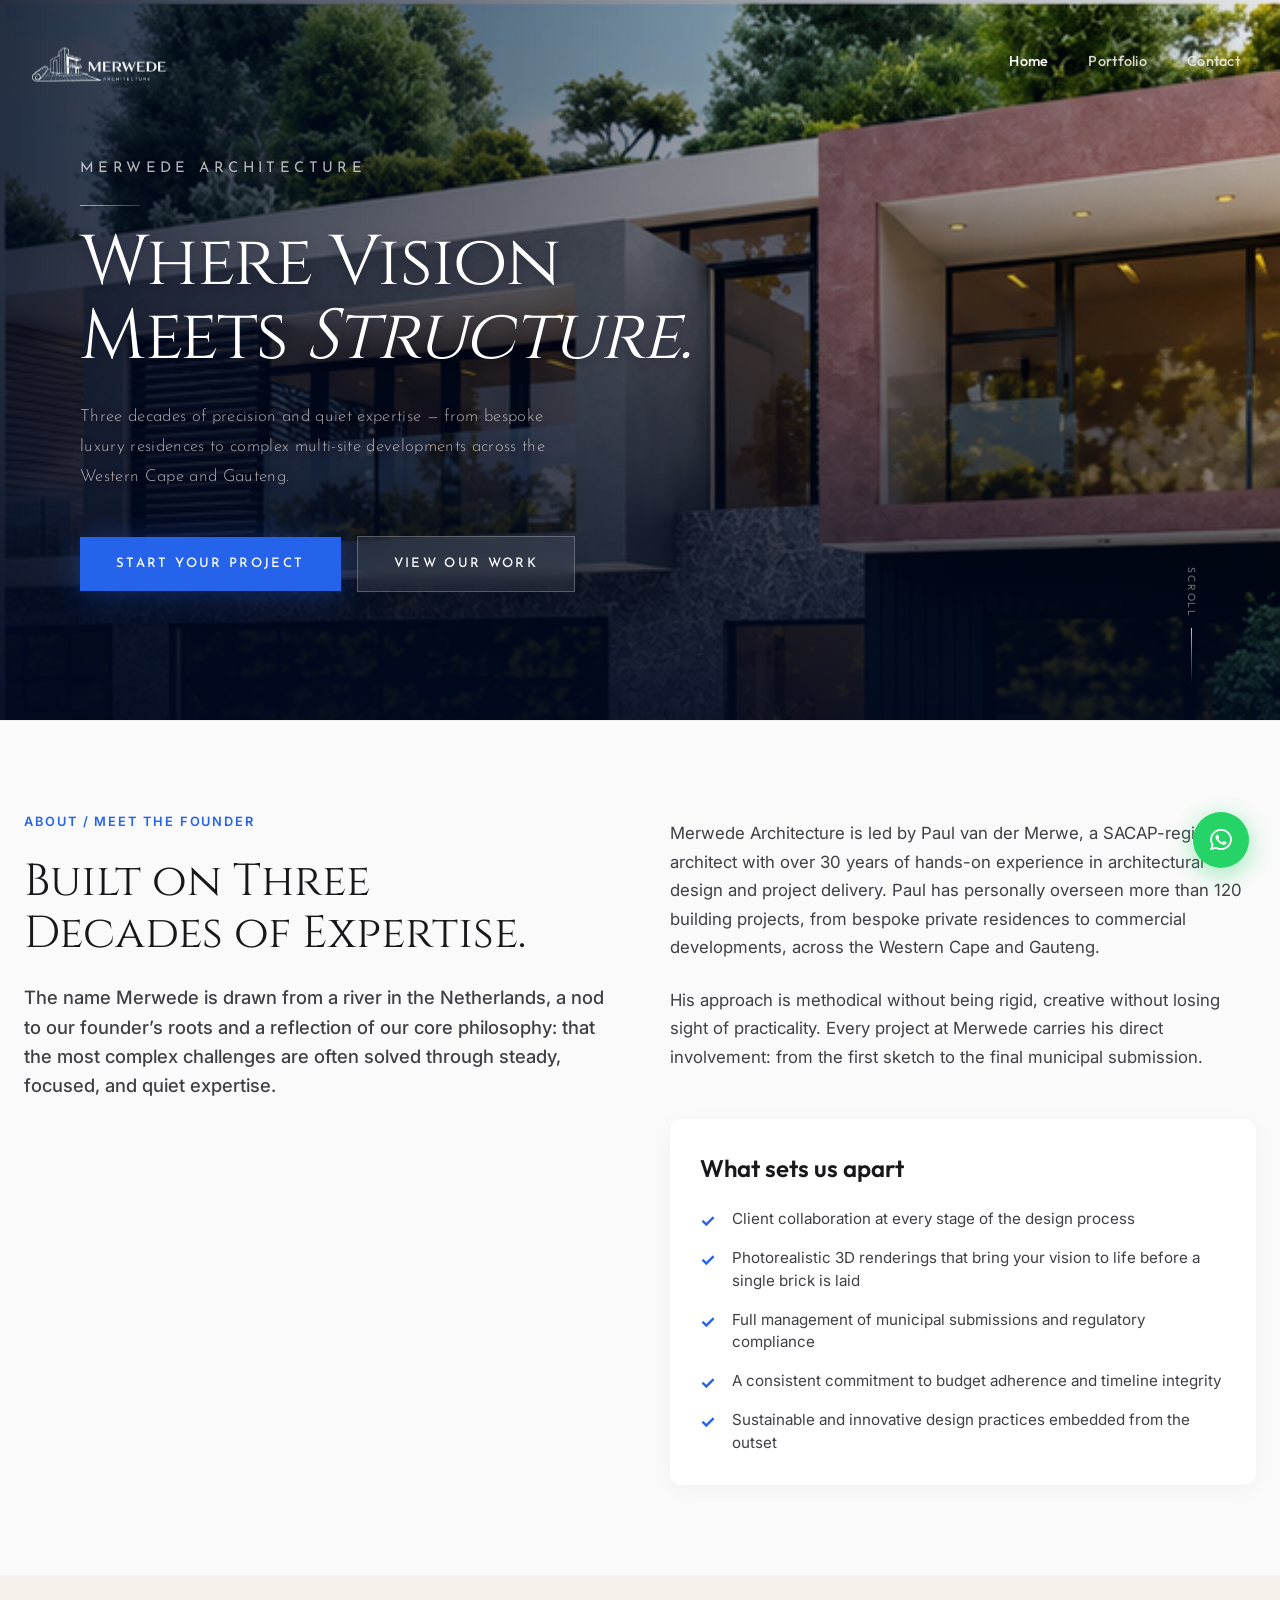
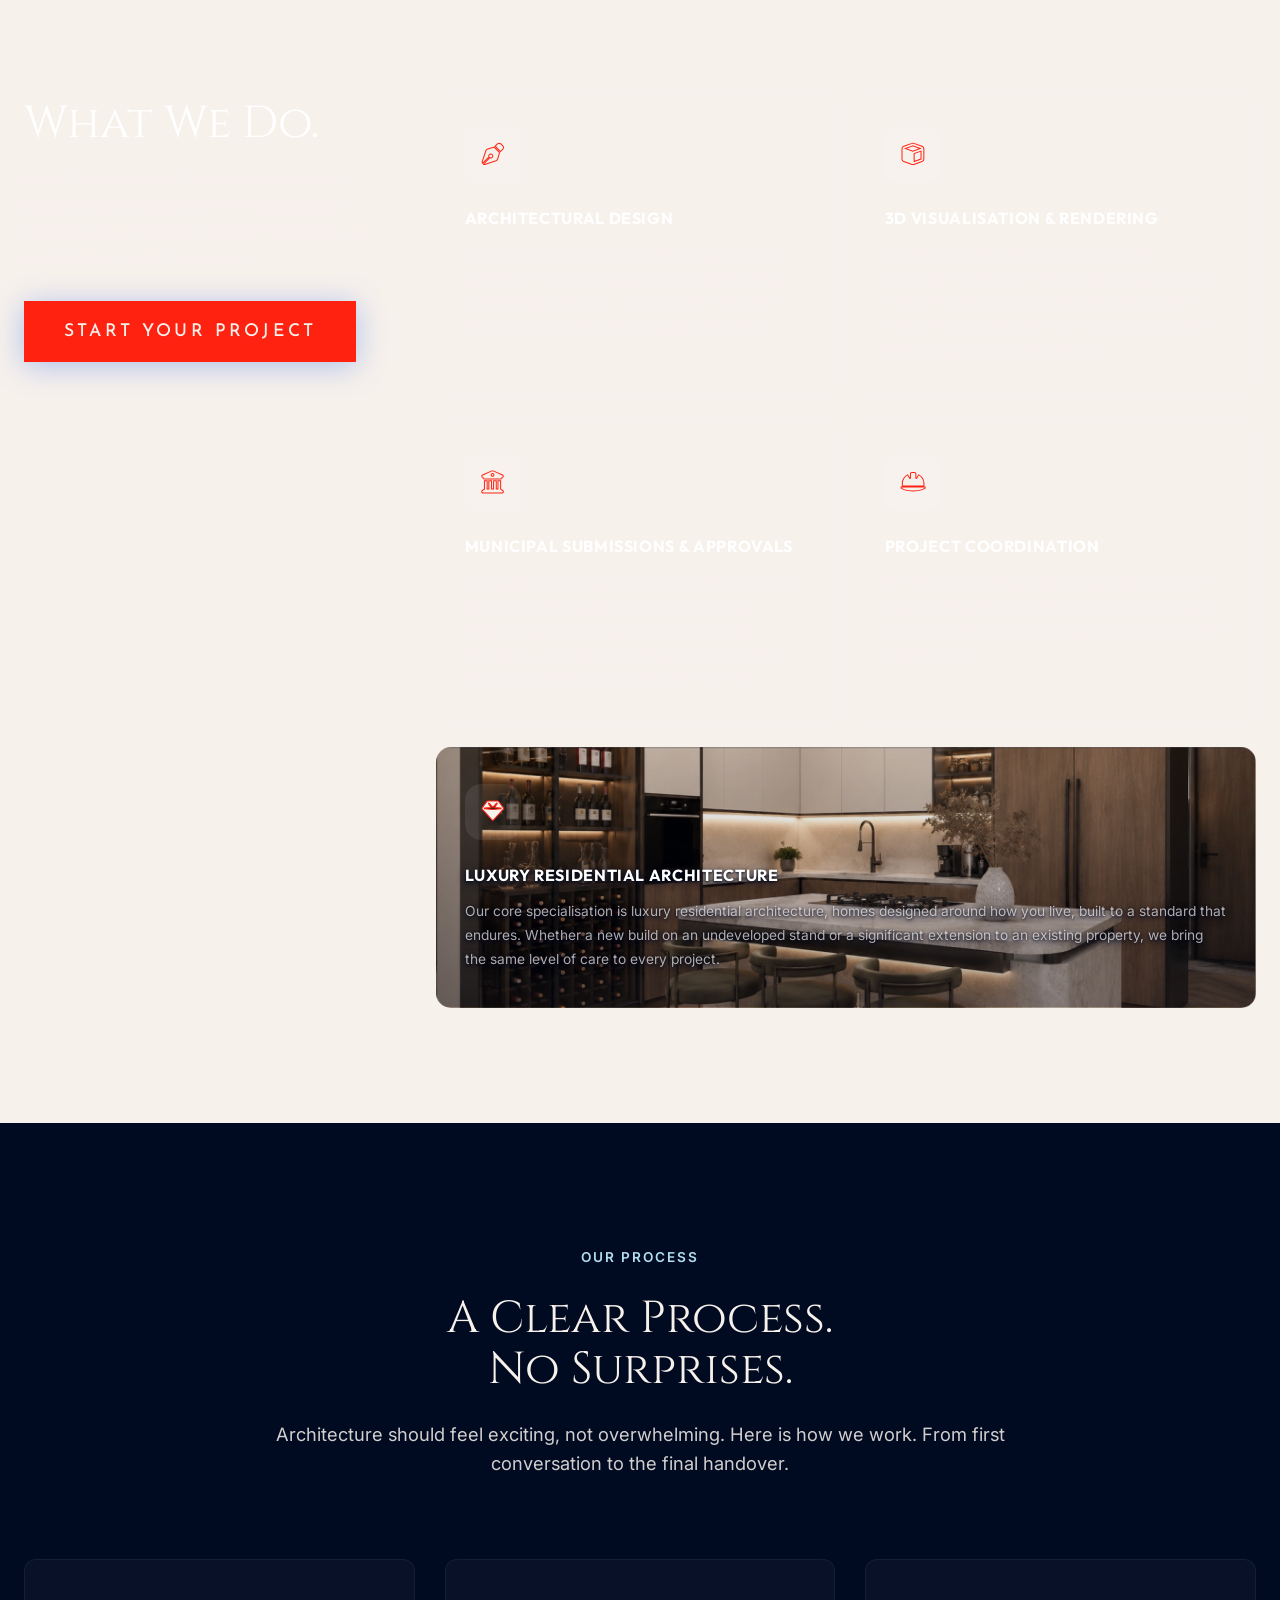
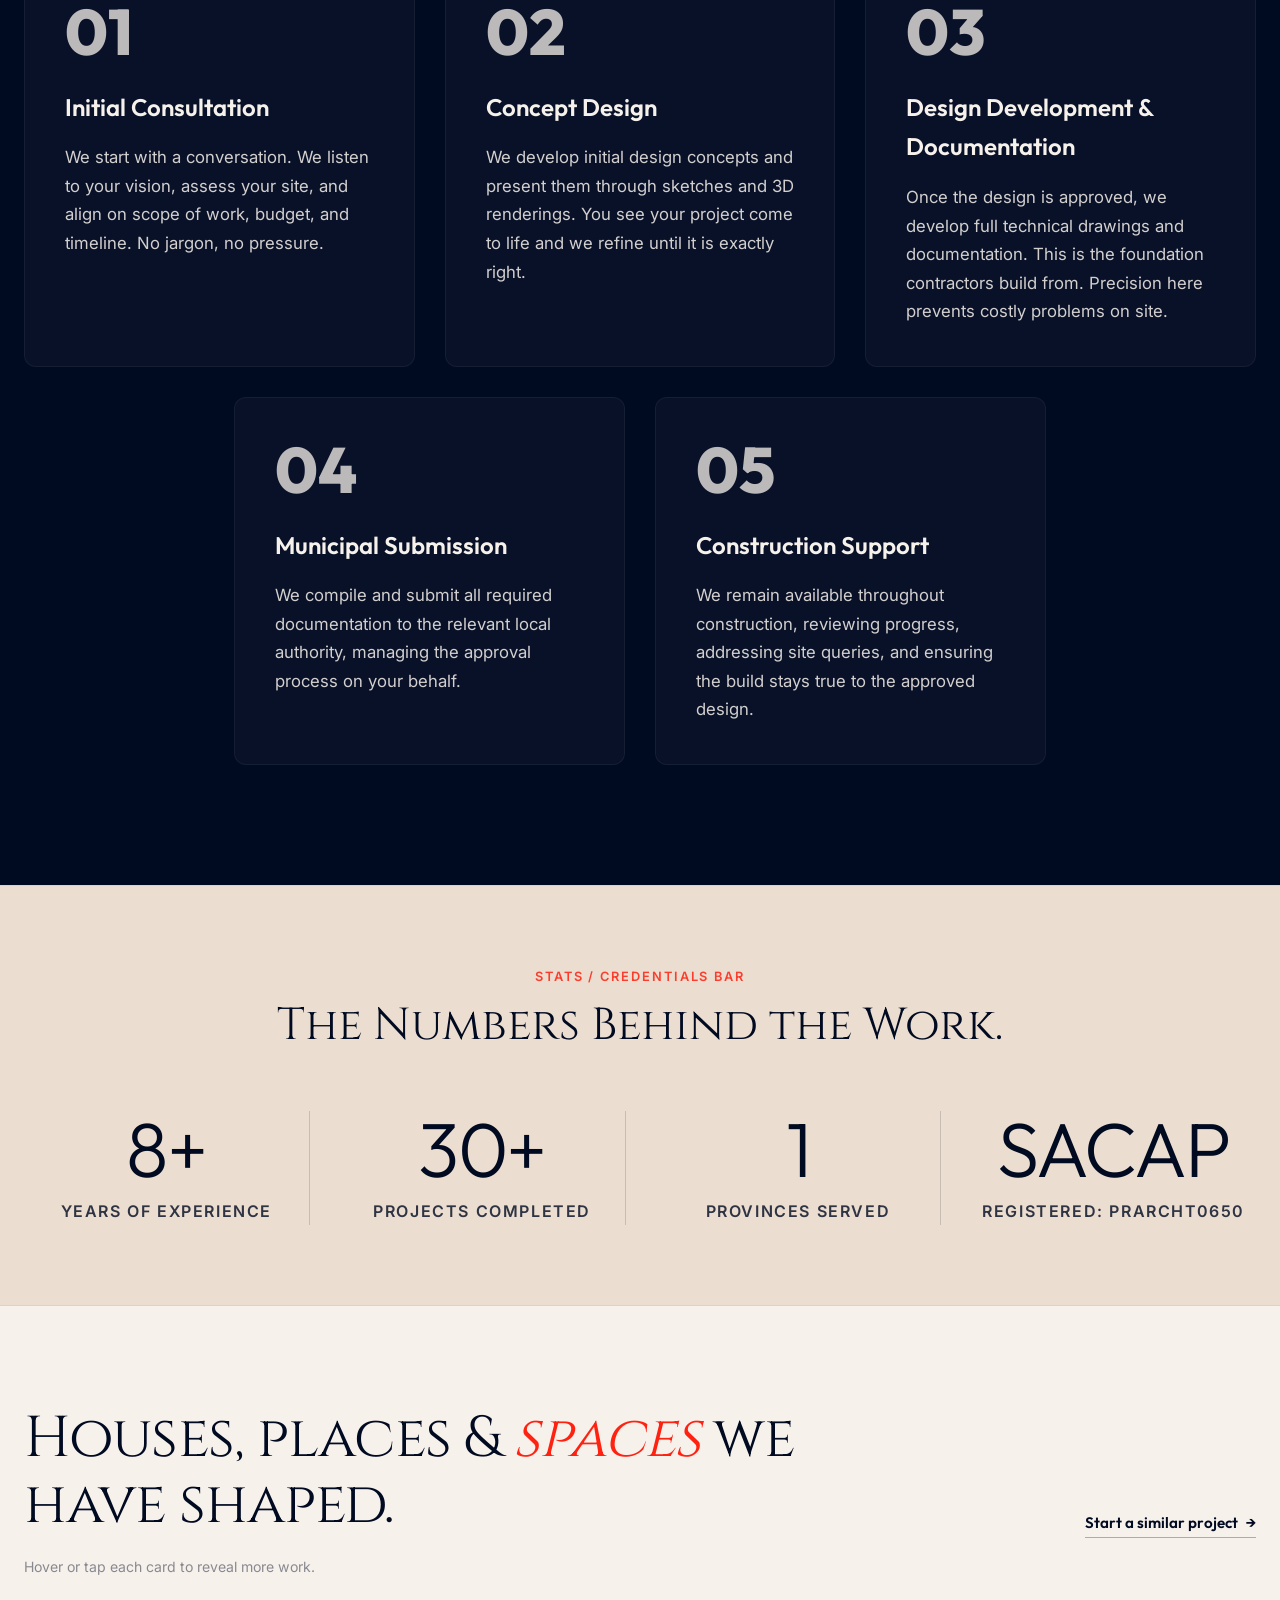
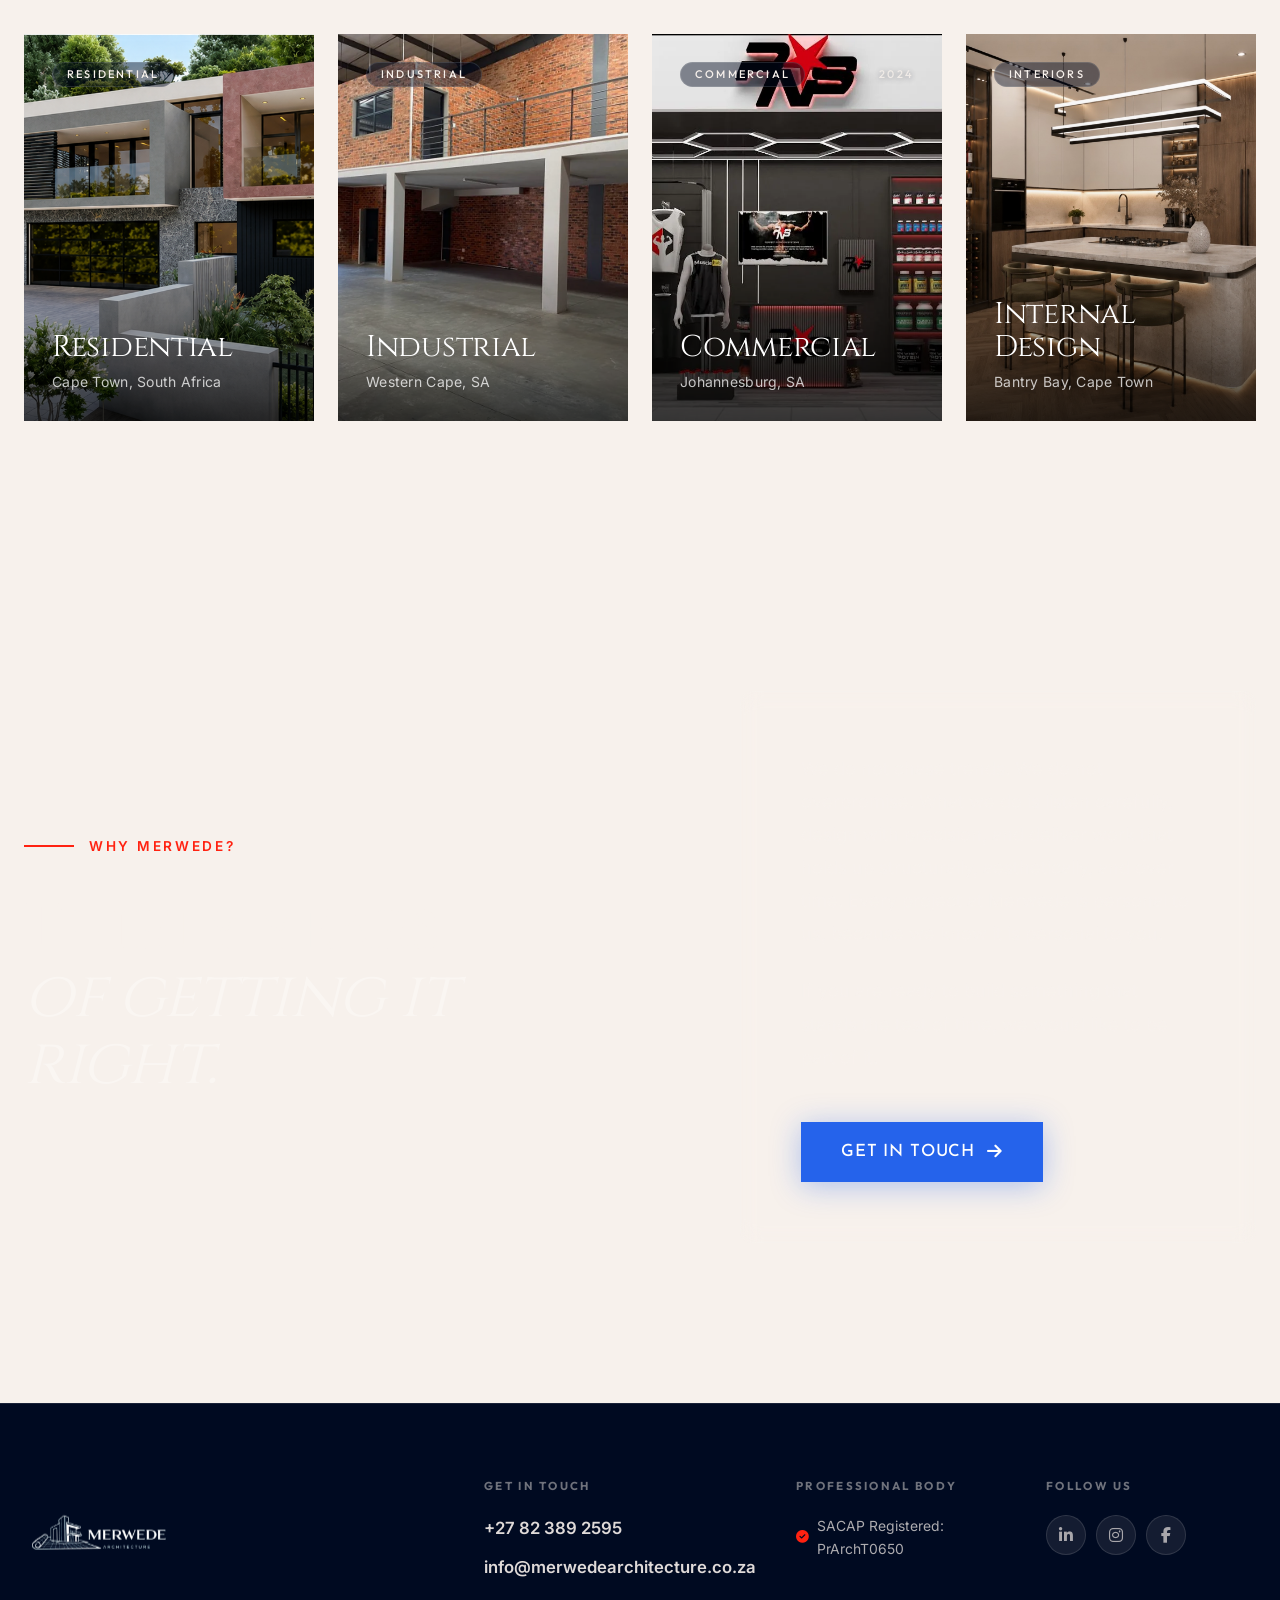
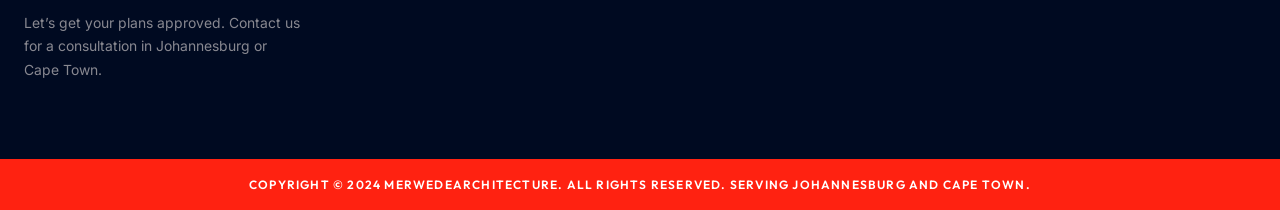
<file: index.html>
<!DOCTYPE html>
<html lang="en">

<head>

  <meta charset="UTF-8" />
  <meta name="viewport" content="width=device-width, initial-scale=1.0" />
  <title>Merwede Architecture | Architectural Vision. Precision Build .</title>
  <meta name="description"
    content="Merwede Architecture is a Cape Town-based architectural design and 3D rendering studio. SACAP Registered. Specializing in council submissions across the Northern & Southern Suburbs." />

  <!-- Google Search Console -->
  <meta name="google-site-verification" content="vQ303lfDIGvDUkxrw9TMDYfI-KoymO3WtDyY6idUm0E" />

  <!-- ===================== PRECONNECTS ===================== -->
  <link rel="preconnect" href="https://fonts.googleapis.com" />
  <link rel="preconnect" href="https://fonts.gstatic.com" crossorigin />
  <link rel="preconnect" href="https://cdnjs.cloudflare.com" crossorigin />
  <link rel="preconnect" href="https://www.googletagmanager.com" crossorigin />
  <link rel="preconnect" href="https://connect.facebook.net" crossorigin />

  <!-- Google tag (gtag.js) -->
  <script async src="https://www.googletagmanager.com/gtag/js?id=AW-18059156486"></script>
  <script>
    window.dataLayer = window.dataLayer || [];
    function gtag(){dataLayer.push(arguments);}
    gtag('js', new Date());
    gtag('config', 'AW-18059156486');
  </script>

  <!-- ===================== PRELOAD LCP HERO IMAGE ===================== -->
  <link rel="preload" as="image" href="MERWEDE NEW BANNER.webp" type="image/webp" fetchpriority="high" />

  <!-- ===================== CRITICAL CSS (ABOVE-THE-FOLD) ===================== -->
  <style>
    :root {
      --night: #000A21;
      --snow: #F7F1EC;
      --cream: #EBDDCF;
      --orange: #FF2211;
      --dew: #B3DEEF;
      --dawn: #3B5772;
      --font-heading: 'Outfit', sans-serif;
      --font-body: 'Inter', sans-serif;
      --nav-h: 120px;
      --radius-sm: 8px;
      --radius-md: 16px;
      --radius-lg: 24px;
      --transition: 0.32s cubic-bezier(.4, 0, .2, 1);
    }

    *,
    *::before,
    *::after {
      box-sizing: border-box;
      margin: 0;
      padding: 0;
    }

    html {
      scroll-behavior: smooth;
      font-size: 16px;
      scroll-padding-top: calc(var(--nav-h) + 16px);
    }

    section[id] {
      scroll-margin-top: calc(var(--nav-h) + 16px);
    }

    body {
      font-family: var(--font-body);
      color: var(--night);
      background: var(--snow);
      line-height: 1.65;
      overflow-x: hidden;
    }

    img {
      display: block;
      max-width: 100%;
    }

    a {
      text-decoration: none;
      color: inherit;
    }

    ul {
      list-style: none;
    }

    button {
      cursor: pointer;
      border: none;
      background: none;
      font: inherit;
    }

    .container {
      width: 100%;
      max-width: 1500px;
      margin: 0 auto;
      padding: 0 24px;
    }

    #header {
      position: fixed;
      top: 0;
      left: 0;
      right: 0;
      z-index: 1000;
      transition: background var(--transition), box-shadow var(--transition), padding var(--transition);
      background: transparent;
      padding: 0;
    }

    #header.scrolled {
      background: rgba(0, 10, 33, 0.45);
      backdrop-filter: blur(16px);
      -webkit-backdrop-filter: blur(16px);
      border-bottom: 1px solid rgba(255, 255, 255, 0.15);
      box-shadow: 0 8px 32px 0 rgba(0, 10, 33, 0.25);
    }

    .nav-container {
      max-width: 1500px;
      margin: 0 auto;
      padding: 0 24px;
      height: var(--nav-h);
      display: flex;
      align-items: center;
      justify-content: space-between;
    }

    .nav-logo {
      display: flex;
      align-items: center;
      gap: 12px;
    }

    .nav-logo a {
      display: flex;
      align-items: center;
    }

    .nav-logo img {
      height: 104px;
      transform: scale(1.45);
      transform-origin: left center;
      width: auto;
      border-radius: 0;
      background: transparent;
    }

    .nav-links {
      display: flex;
      align-items: center;
      gap: 8px;
    }

    .nav-link {
      font-family: var(--font-heading);
      font-size: 0.9rem;
      font-weight: 500;
      color: rgba(247, 241, 236, 0.85);
      padding: 8px 16px;
      border-radius: 50px;
      transition: color var(--transition), background var(--transition);
      letter-spacing: 0.02em;
    }

    .nav-toggle {
      display: none;
      flex-direction: column;
      gap: 5px;
      padding: 6px;
    }

    .nav-toggle span {
      display: block;
      width: 24px;
      height: 2px;
      background: #fff;
      border-radius: 2px;
      transition: var(--transition);
    }

    .hero {
      min-height: 100vh;
      position: relative;
      display: flex;
      align-items: flex-end;
      overflow: hidden;
    }

    .hero-bg-img {
      position: absolute;
      inset: 0;
      width: 100%;
      height: 100%;
      object-fit: cover;
      z-index: 0;
    }

    .hero-overlay {
      position: absolute;
      inset: 0;
      background: linear-gradient(to right, rgba(0, 10, 33, 0.85) 0%, rgba(0, 10, 33, 0.45) 50%, rgba(0, 10, 33, 0.1) 100%), linear-gradient(to top, rgba(0, 10, 33, 0.8) 0%, transparent 60%);
      z-index: 1;
    }

    .hero-content {
      position: relative;
      z-index: 2;
      margin: 0;
      padding: calc(var(--nav-h) + 40px) 24px 80px 80px;
      width: 100%;
      max-width: 900px;
    }

    .hero-eyebrow {
      font-family: 'Josefin Sans', sans-serif;
      font-size: 0.92rem;
      font-weight: 400;
      letter-spacing: 0.3em;
      text-transform: uppercase;
      color: rgba(255, 255, 255, 0.7);
      margin-bottom: 24px;
      display: flex;
      align-items: center;
      gap: 16px;
      text-shadow: 0 2px 10px rgba(0, 10, 33, 0.35);
    }

    .hero-eyebrow::before {
      display: none;
    }

    .hero-line {
      width: 60px;
      height: 1px;
      background: linear-gradient(to right, #C9A96E, rgba(201, 169, 110, 0.3));
      margin-bottom: 20px;
    }

    .hero-title {
      font-family: 'Cinzel', serif;
      font-size: clamp(2.8rem, 5.5vw, 4.8rem);
      font-weight: 400;
      line-height: 1.05;
      color: #fff;
      margin-bottom: 28px;
      letter-spacing: -0.02em;
      text-shadow: 0 2px 12px rgba(0, 10, 33, 0.38);
    }

    .hero-title em {
      font-style: italic;
      font-weight: 400;
      color: #fff;
    }

    .hero-sub {
      font-family: 'Josefin Sans', sans-serif;
      font-size: 1.05rem;
      font-weight: 300;
      color: rgba(247, 241, 236, 0.7);
      max-width: 480px;
      margin-bottom: 44px;
      line-height: 1.8;
      letter-spacing: 0.02em;
      text-shadow: 0 2px 10px rgba(0, 10, 33, 0.35);
    }

    .hero-buttons {
      display: flex;
      align-items: center;
      gap: 16px;
      flex-wrap: wrap;
      margin-bottom: 48px;
    }

    .btn {
      display: inline-flex;
      align-items: center;
      gap: 10px;
      padding: 16px 36px;
      border-radius: 0;
      font-family: 'Josefin Sans', sans-serif;
      font-weight: 500;
      font-size: 0.82rem;
      letter-spacing: 0.18em;
      text-transform: uppercase;
      transition: all 0.4s cubic-bezier(.4, 0, .2, 1);
      cursor: pointer;
      white-space: nowrap;
    }

    .btn-primary {
      background: #2563EB;
      color: #fff;
      box-shadow: 0 4px 30px rgba(37, 99, 235, 0.35);
      border: none;
    }

    .btn-primary:hover {
      background: #1d4ed8;
      box-shadow: 0 8px 40px rgba(37, 99, 235, 0.5);
      transform: translateY(-2px);
    }

    .btn-secondary {
      background: rgba(255, 255, 255, 0.08);
      color: #fff;
      border: 1px solid rgba(255, 255, 255, 0.25);
      backdrop-filter: blur(8px);
    }

    .btn-secondary:hover {
      background: rgba(255, 255, 255, 0.15);
      border-color: rgba(255, 255, 255, 0.5);
      transform: translateY(-2px);
    }

    .hero-fade-in {
      animation: heroFadeIn 1.2s cubic-bezier(.4, 0, .2, 1) forwards;
      opacity: 0;
      transform: translateY(24px);
    }

    .hero-fade-in-delay {
      animation-delay: 0.2s;
    }

    .hero-fade-in-delay-2 {
      animation-delay: 0.4s;
    }

    .hero-fade-in-delay-3 {
      animation-delay: 0.6s;
    }

    @keyframes heroFadeIn {
      to {
        opacity: 1;
        transform: translateY(0);
      }
    }

    @media (max-width:768px) {
      :root {
        --nav-h: 72px;
      }

      .nav-toggle {
        display: flex;
      }

      .nav-links {
        position: fixed;
        top: calc(0px - var(--nav-h));
        left: 0;
        right: 0;
        background: rgba(0, 10, 33, 0.97);
        flex-direction: column;
        padding: 28px 24px 36px;
        gap: 6px;
        transform: translateY(-110%);
        transition: transform 0.4s cubic-bezier(.4, 0, .2, 1);
        z-index: 999;
        backdrop-filter: blur(12px);
      }

      .nav-links.open {
        transform: translateY(calc(var(--nav-h) * 2));
      }

      .nav-logo img {
        height: 60px;
      }

      .hero-content {
        padding: 0 24px 48px 24px !important;
        text-align: left;
        display: block;
        box-sizing: border-box;
        width: 100%;
        margin-left: 0 !important;
        overflow-x: hidden;
      }

      .hero-title {
        font-size: clamp(2rem, 8vw, 3rem) !important;
        line-height: 1.1 !important;
        margin-bottom: 20px;
        word-wrap: break-word;
        width: 100%;
      }

      .hero-sub {
        font-size: 0.85rem;
        line-height: 1.7;
        margin-bottom: 32px;
        width: 100%;
      }

      .hero-buttons {
        display: flex;
        flex-direction: column;
        align-items: stretch;
        gap: 14px;
        width: 100%;
      }

      .hero-buttons .btn {
        width: 100%;
        justify-content: center;
        text-align: center;
        padding: 16px 20px;
      }
    }
  </style>

  <!-- ===================== DEFERRED MAIN STYLESHEET ===================== -->
  <link rel="preload" href="styles.css" as="style" onload="this.onload=null;this.rel='stylesheet'">
  <noscript>
    <link rel="stylesheet" href="styles.css" />
  </noscript>

  <!-- ===================== FONTS ===================== -->
  <link
    href="https://fonts.googleapis.com/css2?family=Cinzel:wght@400;500;600;700&family=Josefin+Sans:wght@300;400;500;600;700&family=Outfit:wght@300;400;500;600;700;800;900&family=Inter:wght@300;400;500;600&display=swap"
    rel="stylesheet" />
  <link rel="preload" href="https://cdnjs.cloudflare.com/ajax/libs/font-awesome/6.5.0/css/all.min.css" as="style"
    onload="this.onload=null;this.rel='stylesheet'"><noscript>
    <link rel="stylesheet" href="https://cdnjs.cloudflare.com/ajax/libs/font-awesome/6.5.0/css/all.min.css">
  </noscript>
  <link rel="icon" type="image/png" href="favicon.webp" />

  <!-- ===================== DEFERRED TRACKING SCRIPTS ===================== -->
  <script>
    // Defer ALL tracking scripts until browser is idle, preventing TBT impact
    function loadTrackingScripts() {
      // Google Tag (Google Ads & Google Analytics)
      var gs = document.createElement('script');
      gs.async = true;
      gs.src = 'https://www.googletagmanager.com/gtag/js?id=AW-18059156486';
      document.head.appendChild(gs);
      window.dataLayer = window.dataLayer || [];
      function gtag() { dataLayer.push(arguments); }
      gtag('js', new Date());
      gtag('config', 'AW-18059156486');
      gtag('config', 'G-8H4WT26PH3');

      // Microsoft Clarity
      (function (c, l, a, r, i, t, y) {
        c[a] = c[a] || function () { (c[a].q = c[a].q || []).push(arguments) };
        t = l.createElement(r); t.async = 1; t.src = 'https://www.clarity.ms/tag/' + i;
        y = l.getElementsByTagName(r)[0]; y.parentNode.insertBefore(t, y);
      })(window, document, 'clarity', 'script', 'wfkl852x3f');

      // ContentSquare
      var cs = document.createElement('script');
      cs.defer = true;
      cs.src = 'https://t.contentsquare.net/uxa/ec106db3bb3d9.js';
      document.head.appendChild(cs);

      // Meta Pixel
      !function (f, b, e, v, n, t, s) {
        if (f.fbq) return; n = f.fbq = function () {
          n.callMethod ? n.callMethod.apply(n, arguments) : n.queue.push(arguments)
        };
        if (!f._fbq) f._fbq = n; n.push = n; n.loaded = !0; n.version = '2.0';
        n.queue = []; t = b.createElement(e); t.async = !0;
        t.src = v; s = b.getElementsByTagName(e)[0];
        s.parentNode.insertBefore(t, s)
      }(window, document, 'script', 'https://connect.facebook.net/en_US/fbevents.js');
      fbq('init', '1763597548348383');
      fbq('track', 'PageView');
    }
    // Use requestIdleCallback if available, otherwise setTimeout fallback
    if ('requestIdleCallback' in window) {
      requestIdleCallback(loadTrackingScripts, { timeout: 3000 });
    } else {
      setTimeout(loadTrackingScripts, 2000);
    }
  </script>
  <noscript><img height="1" width="1" style="display:none"
      src="https://www.facebook.com/tr?id=1763597548348383&ev=PageView&noscript=1" /></noscript>
</head>

<body>

  <!-- ===================== NAVIGATION ===================== -->
  <header id="header">
    <nav class="nav-container">
      <div class="nav-logo">
        <a href="#home">
          <img src="final logo.webp" alt="Merwede Architecture Logo" width="152" height="104">
        </a>
      </div>
      <button class="nav-toggle" id="navToggle" aria-label="Open menu">
        <span></span><span></span><span></span>
      </button>
      <ul class="nav-links" id="navLinks">
        <li><a href="index.html" class="nav-link" style="color:#fff;">Home</a></li>
        <li><a href="portfolio.html" class="nav-link">Portfolio</a></li>
        <li><a href="contact.html" class="nav-link">Contact</a></li>
      </ul>
    </nav>
  </header>

  <!-- ===================== HERO ===================== -->
  <section id="home" class="hero">
    <img src="MERWEDE NEW BANNER.webp" alt="Merwede Architecture luxury modern residence banner design" width="1920"
      height="1080" class="hero-bg-img" fetchpriority="high" decoding="async">
    <div class="hero-overlay"></div>
    <div class="hero-content">
      <p class="hero-eyebrow hero-fade-in">Merwede Architecture</p>
      <div class="hero-line hero-fade-in hero-fade-in-delay"></div>
      <h1 class="hero-title hero-fade-in hero-fade-in-delay">
        Where Vision<br>Meets <em>Structure.</em>
      </h1>
      <p class="hero-sub hero-fade-in hero-fade-in-delay-2">Three decades of precision and quiet expertise — from
        bespoke
        luxury residences to complex multi-site developments across the Western Cape and Gauteng.</p>
      <div class="hero-buttons hero-fade-in hero-fade-in-delay-3">
        <a href="contact.html" class="btn btn-primary" id="heroCtaPrimary">Start Your Project</a>
        <a href="portfolio.html" class="btn btn-secondary">View Our Work</a>
      </div>
    </div>
    <div class="hero-scroll-hint">
      <span>Scroll</span>
      <div class="hero-scroll-line"></div>
    </div>
  </section>

  <!-- ===================== ABOUT / MEET THE FOUNDER ===================== -->
  <section id="about-founder" class="about-founder">
    <div class="container founder-layout">

      <div class="founder-left">
        <h2 class="founder-eyebrow">ABOUT / MEET THE FOUNDER</h2>
        <h3 class="founder-title">Built on Three Decades of Expertise.</h3>
        <p class="founder-lead">The name Merwede is drawn from a river in the Netherlands, a nod to our founder’s roots
          and a reflection of our core philosophy: that the most complex challenges are often solved through steady,
          focused, and quiet expertise.</p>
      </div>

      <div class="founder-right">
        <p class="founder-text">Merwede Architecture is led by Paul van der Merwe, a SACAP-registered architect with
          over 30 years of hands-on experience in architectural design and project delivery. Paul has personally
          overseen more than 120 building projects, from bespoke private residences to commercial developments, across
          the Western Cape and Gauteng.</p>

        <p class="founder-text">His approach is methodical without being rigid, creative without losing sight of
          practicality. Every project at Merwede carries his direct involvement: from the first sketch to the final
          municipal submission.</p>

        <div class="founder-differentiators">
          <h4 class="founder-list-title">What sets us apart</h4>
          <ul class="founder-list">
            <li>Client collaboration at every stage of the design process</li>
            <li>Photorealistic 3D renderings that bring your vision to life before a single brick is laid</li>
            <li>Full management of municipal submissions and regulatory compliance</li>
            <li>A consistent commitment to budget adherence and timeline integrity</li>
            <li>Sustainable and innovative design practices embedded from the outset</li>
          </ul>
        </div>
      </div>

    </div>
  </section>

  <!-- ===================== SERVICES ===================== -->
  <section id="services" class="services">
    <div class="container services-layout">

      <!-- LEFT: title + tagline -->
      <div class="services-info">
        <h2 class="services-heading text-night">What We Do.</h2>
        <p class="services-tagline text-night">We offer a full suite of architectural services tailored to residential
          and commercial clients, whether you are building from the ground up or transforming an existing space.</p>
        <a href="contact.html" class="btn btn-primary services-main-cta" id="servicesCta">Start Your Project</a>
      </div>

      <!-- RIGHT: 5 cards -->
      <div class="services-right">
        <div class="services-slider-wrapper">
          <!-- <button class="services-arrow services-prev" aria-label="Previous"><i
              class="fas fa-chevron-left"></i></button> -->
          <div class="services-viewport" id="servicesViewport" style="overflow: hidden;">
            <div class="services-grid" id="servicesTrack">

              <div class="service-card">
                <div class="service-icon"><i class="fas fa-pen-nib"></i></div>
                <h3 class="service-name text-night">Architectural Design</h3>
                <p class="service-desc text-night">From concept sketches to detailed construction drawings, we develop
                  designs that are functional, beautiful, and buildable. Every design decision is guided by your brief,
                  your site, and your budget.</p>
              </div>

              <div class="service-card">
                <div class="service-icon"><i class="fas fa-cube"></i></div>
                <h3 class="service-name text-night">3D Visualisation & Rendering</h3>
                <p class="service-desc text-night">Our photorealistic 3D renders allow you to experience your future
                  space before construction begins. This is not just a presentation tool. It is a decision-making tool
                  that saves time, money, and costly misalignment down the line.</p>
              </div>

              <div class="service-card">
                <div class="service-icon"><i class="fas fa-university"></i></div>
                <h3 class="service-name text-night">Municipal Submissions & Approvals</h3>
                <p class="service-desc text-night">Navigating local authority requirements can be one of the most
                  frustrating parts of any build. We manage the full submission process, drawing packages, compliance
                  documentation, and liaison with municipal bodies so you do not have to.</p>
              </div>

              <div class="service-card">
                <div class="service-icon"><i class="fas fa-hard-hat"></i></div>
                <h3 class="service-name text-night">Project Coordination</h3>
                <p class="service-desc text-night">We work closely with contractors, engineers, and other consultants to
                  ensure that what is designed is what gets built. Our involvement does not end at the drawing board.
                </p>
              </div>

              <div class="service-card service-card-full">
                <div class="service-icon"><i class="fas fa-gem"></i></div>
                <h3 class="service-name text-night">Luxury Residential Architecture</h3>
                <p class="service-desc text-night">Our core specialisation is luxury residential architecture, homes
                  designed around how you live, built to a standard that endures. Whether a new build on an undeveloped
                  stand or a significant extension to an existing property, we bring the same level of care to every
                  project.</p>
              </div>
            </div>
          </div>
          <!-- <button class="services-arrow services-next" aria-label="Next"><i class="fas fa-chevron-right"></i></button> -->
        </div>
      </div>
    </div>
  </section>

  <!-- ===================== OUR PROCESS ===================== -->
  <section id="process" class="process-section">
    <div class="container process-container">
      <div class="process-header">
        <h2 class="process-eyebrow">OUR PROCESS</h2>
        <h3 class="process-title">A Clear Process.<br>No Surprises.</h3>
        <p class="process-sub">Architecture should feel exciting, not overwhelming. Here is how we work. From first
          conversation to the final handover.</p>
      </div>

      <div class="process-list">

        <div class="process-step">
          <div class="step-number">01</div>
          <div class="step-content">
            <h4 class="step-title">Initial Consultation</h4>
            <p class="step-desc">We start with a conversation. We listen to your vision, assess your site, and align on
              scope of work, budget, and timeline. No jargon, no pressure.</p>
          </div>
        </div>

        <div class="process-step">
          <div class="step-number">02</div>
          <div class="step-content">
            <h4 class="step-title">Concept Design</h4>
            <p class="step-desc">We develop initial design concepts and present them through sketches and 3D renderings.
              You see your project come to life and we refine until it is exactly right.</p>
          </div>
        </div>

        <div class="process-step">
          <div class="step-number">03</div>
          <div class="step-content">
            <h4 class="step-title">Design Development & Documentation</h4>
            <p class="step-desc">Once the design is approved, we develop full technical drawings and documentation. This
              is the foundation contractors build from. Precision here prevents costly problems on site.</p>
          </div>
        </div>

        <div class="process-step">
          <div class="step-number">04</div>
          <div class="step-content">
            <h4 class="step-title">Municipal Submission</h4>
            <p class="step-desc">We compile and submit all required documentation to the relevant local authority,
              managing the approval process on your behalf.</p>
          </div>
        </div>

        <div class="process-step">
          <div class="step-number">05</div>
          <div class="step-content">
            <h4 class="step-title">Construction Support</h4>
            <p class="step-desc">We remain available throughout construction, reviewing progress, addressing site
              queries, and ensuring the build stays true to the approved design.</p>
          </div>
        </div>

      </div>
    </div>
  </section>
  <!-- ===================== STATS / CREDENTIALS BAR ===================== -->
  <section id="stats" class="stats-section">
    <div class="container stats-container">
      <div class="stats-header">
        <h2 class="stats-eyebrow">STATS / CREDENTIALS BAR</h2>
        <h3 class="stats-title">The Numbers Behind the Work.</h3>
      </div>
      <div class="stats-grid">
        <div class="stat-item">
          <span class="stat-number"><span class="counter" data-target="30">0</span>+</span>
          <span class="stat-label">Years of Experience</span>
        </div>
        <div class="stat-item">
          <span class="stat-number"><span class="counter" data-target="120">0</span>+</span>
          <span class="stat-label">Projects Completed</span>
        </div>
        <div class="stat-item">
          <span class="stat-number"><span class="counter" data-target="2">0</span></span>
          <span class="stat-label">Provinces Served</span>
        </div>
        <div class="stat-item">
          <span class="stat-number">SACAP</span>
          <span class="stat-label">Registered: PrArchT0650</span>
        </div>
      </div>
    </div>
  </section>

  <section id="portfolio" class="portfolio">
    <div class="container">
      <div class="portfolio-section-header">
        <div class="pf-header-left">

          <h2 class="pf-header-title">Houses, places & <span class="pf-header-title-highlight">spaces</span> we <br>have
            shaped.</h2>
          <p class="pf-header-hint">Hover or tap each card to reveal more work.</p>
        </div>
        <div class="pf-header-right">
          <a href="contact.html" class="pf-header-link">Start a similar project <span
              class="pf-header-link-arrow">→</span></a>
        </div>
      </div>

      <div class="portfolio-mosaic">

        <!-- Card 1: Residential -->
        <div class="pf-item flip-card">
          <div class="flip-card-inner">
            <div class="flip-card-front">
              <div class="pf-card-bg" style="background-image:url('MERWEDE NEW BANNER.webp')"></div>
              <div class="pf-gradient-overlay"></div>
              <div class="pf-card-header">
                <span class="pf-category-pill">Residential</span>

              </div>
              <div class="pf-card-footer">
                <h3 class="pf-card-title">Residential</h3>
                <p class="pf-card-location">Cape Town, South Africa</p>
              </div>
            </div>
            <div class="flip-card-back">
              <button class="flip-card-close" aria-label="Close details"><i class="fas fa-times"></i></button>

              <button class="fc-arrow fc-prev" aria-label="Previous image"><i class="fas fa-chevron-left"></i></button>
              <button class="fc-arrow fc-next" aria-label="Next image"><i class="fas fa-chevron-right"></i></button>

              <div class="fc-gallery">
                <div class="fc-slide">
                  <img loading="lazy" src="Residential-20260316T065719Z-3-001/Residential/New Luxury Home(1).webp"
                    alt="New Luxury Home Exterior" class="fc-stage-img">
                  <div class="fc-slide-caption">New Luxury Home(1)</div>
                </div>
                <div class="fc-slide">
                  <img loading="lazy" src="Residential-20260316T065719Z-3-001/Residential/New Luxury Home.webp"
                    alt="New Luxury Home View 2" class="fc-stage-img">
                  <div class="fc-slide-caption">New Luxury Home</div>
                </div>
                <div class="fc-slide">
                  <img loading="lazy"
                    src="Residential-20260316T065719Z-3-001/Residential/Entertainment Area with Firepit.webp"
                    alt="Entertainment Area with Firepit" class="fc-stage-img">
                  <div class="fc-slide-caption">Entertainment Area with Firepit</div>
                </div>
                <div class="fc-slide">
                  <img loading="lazy" src="Residential-20260316T065719Z-3-001/Residential/Complete Renovation.webp"
                    alt="Complete Renovation" class="fc-stage-img">
                  <div class="fc-slide-caption">Complete Renovation</div>
                </div>
                <div class="fc-slide">
                  <img loading="lazy" src="Residential-20260316T065719Z-3-001/Residential/Apartment Block Seapoint.webp"
                    alt="Apartment Block Seapoint" class="fc-stage-img">
                  <div class="fc-slide-caption">Apartment Block Seapoint</div>
                </div>
                <div class="fc-slide">
                  <img loading="lazy"
                    src="Residential-20260316T065719Z-3-001/Residential/West Beach Apartment Block.webp"
                    alt="West Beach Apartment Block" class="fc-stage-img">
                  <div class="fc-slide-caption">West Beach Apartment Block</div>
                </div>
              </div>
            </div>
          </div>
        </div>

        <!-- Card 2: Industrial -->
        <div class="pf-item flip-card">
          <div class="flip-card-inner">
            <div class="flip-card-front">
              <div class="pf-card-bg" style="background-image:url('Industrial/Cover Photo.webp')"></div>
              <div class="pf-gradient-overlay"></div>
              <div class="pf-card-header">
                <span class="pf-category-pill">Industrial</span>

              </div>
              <div class="pf-card-footer">
                <h3 class="pf-card-title">Industrial</h3>
                <p class="pf-card-location">Western Cape, SA</p>
              </div>
            </div>
            <div class="flip-card-back">
              <button class="flip-card-close" aria-label="Close details"><i class="fas fa-times"></i></button>

              <button class="fc-arrow fc-prev" aria-label="Previous image"><i class="fas fa-chevron-left"></i></button>
              <button class="fc-arrow fc-next" aria-label="Next image"><i class="fas fa-chevron-right"></i></button>

              <div class="fc-gallery">
                <div class="fc-slide">
                  <img loading="lazy" src="Industrial/Factory Building_.webp" alt="Factory Building"
                    class="fc-stage-img">
                  <div class="fc-slide-caption">Factory Building_</div>
                </div>
                <div class="fc-slide">
                  <img loading="lazy" src="Industrial/Factory_.webp" alt="Factory Interior" class="fc-stage-img">
                  <div class="fc-slide-caption">Factory_</div>
                </div>
                <div class="fc-slide">
                  <img loading="lazy" src="Industrial/Industrial Office Space.webp" alt="Industrial Office Space"
                    class="fc-stage-img">
                  <div class="fc-slide-caption">Industrial Office Space</div>
                </div>
                <div class="fc-slide">
                  <img loading="lazy" src="Industrial/Industrial Workshop.webp" alt="Industrial Workshop"
                    class="fc-stage-img">
                  <div class="fc-slide-caption">Industrial Workshop</div>
                </div>
              </div>
            </div>
          </div>
        </div>

        <!-- Card 3: Commercial -->
        <div class="pf-item flip-card">
          <div class="flip-card-inner">
            <div class="flip-card-front">
              <div class="pf-card-bg" style="background-image:url('Commercial/Cover Photo.webp')"></div>
              <div class="pf-gradient-overlay"></div>
              <div class="pf-card-header">
                <span class="pf-category-pill">Commercial</span>
                <span class="pf-year">2024</span>
              </div>
              <div class="pf-card-footer">
                <h3 class="pf-card-title">Commercial</h3>
                <p class="pf-card-location">Johannesburg, SA</p>
              </div>
            </div>
            <div class="flip-card-back">
              <button class="flip-card-close" aria-label="Close details"><i class="fas fa-times"></i></button>

              <button class="fc-arrow fc-prev" aria-label="Previous image"><i class="fas fa-chevron-left"></i></button>
              <button class="fc-arrow fc-next" aria-label="Next image"><i class="fas fa-chevron-right"></i></button>

              <div class="fc-gallery">
                <div class="fc-slide">
                  <img loading="lazy" src="Commercial/Hospice Medical Centre.webp" alt="Hospice Medical Centre"
                    class="fc-stage-img">
                  <div class="fc-slide-caption">Hospice Medical Centre</div>
                </div>
                <div class="fc-slide">
                  <img loading="lazy" src="Commercial/Hospice Medical Centre (2).webp" alt="Hospice Medical Facility"
                    class="fc-stage-img">
                  <div class="fc-slide-caption">Hospice Medical Facility</div>
                </div>
                <div class="fc-slide">
                  <img loading="lazy" src="Commercial/Shop Render Bayside Mall.webp" alt="Shop Render Bayside Mall"
                    class="fc-stage-img">
                  <div class="fc-slide-caption">Shop Render Bayside Mall</div>
                </div>
              </div>
            </div>
          </div>
        </div>

        <!-- Card 4: Internal Design & Specifications -->
        <div class="pf-item flip-card">
          <div class="flip-card-inner">
            <div class="flip-card-front">
              <div class="pf-card-bg" style="background-image:url('bantry bay/bantry bay.webp')"></div>
              <div class="pf-gradient-overlay"></div>
              <div class="pf-card-header">
                <span class="pf-category-pill">Interiors</span>

              </div>
              <div class="pf-card-footer">
                <h3 class="pf-card-title">Internal Design</h3>
                <p class="pf-card-location">Bantry Bay, Cape Town</p>
              </div>
            </div>
            <div class="flip-card-back">
              <button class="flip-card-close" aria-label="Close details"><i class="fas fa-times"></i></button>

              <button class="fc-arrow fc-prev" aria-label="Previous image"><i class="fas fa-chevron-left"></i></button>
              <button class="fc-arrow fc-next" aria-label="Next image"><i class="fas fa-chevron-right"></i></button>

              <div class="fc-gallery">
                <div class="fc-slide">
                  <img loading="lazy" src="bantry bay/bantry bay kitchen 1.webp" alt="Bantry Bay Kitchen (View 1)"
                    class="fc-stage-img">
                  <div class="fc-slide-caption">Bantry Bay Kitchen (View 1)</div>
                </div>
                <div class="fc-slide">
                  <img loading="lazy" src="bantry bay/bantry bay kitchen.webp" alt="Bantry Bay Kitchen (View 2)"
                    class="fc-stage-img">
                  <div class="fc-slide-caption">Bantry Bay Kitchen (View 2)</div>
                </div>
                <div class="fc-slide">
                  <img loading="lazy" src="bantry bay/bantry bay bedroom.webp" alt="Bantry Bay Bedroom"
                    class="fc-stage-img">
                  <div class="fc-slide-caption">Bantry Bay Bedroom</div>
                </div>
                <div class="fc-slide">
                  <img loading="lazy" src="bantry bay/bantry bay bath.webp" alt="Bantry Bay Bathroom"
                    class="fc-stage-img">
                  <div class="fc-slide-caption">Bantry Bay Bathroom</div>
                </div>
                <div class="fc-slide">
                  <img loading="lazy" src="bantry bay/bantry bay bath 2.webp" alt="Bantry Bay Bathroom (View 2)"
                    class="fc-stage-img">
                  <div class="fc-slide-caption">Bantry Bay Bathroom (View 2)</div>
                </div>
                <div class="fc-slide">
                  <img loading="lazy" src="bantry bay/bantry bay setting.webp" alt="Bantry Bay Living Space"
                    class="fc-stage-img">
                  <div class="fc-slide-caption">Bantry Bay Living Space</div>
                </div>
                <div class="fc-slide">
                  <img loading="lazy" src="bantry bay/bantry bay.webp" alt="Bantry Bay Penthouse" class="fc-stage-img">
                  <div class="fc-slide-caption">Bantry Bay Penthouse</div>
                </div>
                <div class="fc-slide">
                  <img loading="lazy" src="Internal Design and Specification/Internal Apartment Render(1).webp"
                    alt="Internal Apartment Render 2" class="fc-stage-img">
                  <div class="fc-slide-caption">Internal Apartment Render(1)</div>
                </div>
                <div class="fc-slide">
                  <img loading="lazy" src="Internal Design and Specification/Braai Room.webp" alt="Braai Room"
                    class="fc-stage-img">
                  <div class="fc-slide-caption">Braai Room</div>
                </div>
                <div class="fc-slide">
                  <img loading="lazy" src="Internal Design and Specification/Double Volume Staircase.webp"
                    alt="Double Volume Staircase" class="fc-stage-img">
                  <div class="fc-slide-caption">Double Volume Staircase</div>
                </div>
                <div class="fc-slide">
                  <img loading="lazy" src="Internal Design and Specification/Home Theatre.webp" alt="Home Theatre"
                    class="fc-stage-img">
                  <div class="fc-slide-caption">Home Theatre</div>
                </div>
              </div>
            </div>
          </div>
        </div>

      </div>
    </div>
  </section>

  <!-- ===================== PROJECT MODAL ===================== -->
  <div class="proj-modal" id="projModal" role="dialog" aria-modal="true" aria-label="Project details">
    <div class="proj-modal__backdrop" onclick="closeProject()"></div>
    <div class="proj-modal__card" id="projCard">
      <!-- Slider side -->
      <div class="proj-modal__slider" id="projSlider">
        <button class="proj-slide-btn proj-slide-btn--prev" onclick="slideImg(-1)"
          aria-label="Previous">&#8592;</button>
        <div class="proj-slides" id="projSlides"></div>
        <button class="proj-slide-btn proj-slide-btn--next" onclick="slideImg(1)" aria-label="Next">&#8594;</button>
        <div class="proj-slide-dots" id="projDots"></div>
      </div>
      <!-- Info side -->
      <div class="proj-modal__info">
        <button class="proj-modal__close" onclick="closeProject()" aria-label="Close">&times;</button>
        <p class="proj-eyebrow" id="projLocation"></p>
        <h2 class="proj-title" id="projTitle"></h2>
        <p class="proj-desc" id="projDesc"></p>
        <div class="proj-meta" id="projMeta"></div>
        <a href="contact.html" class="btn btn-primary proj-cta">Start a Similar Project</a>
      </div>
    </div>
  </div>

  <!-- ===================== WHY MERWEDE ===================== -->
  <section id="why-us" class="why-us">
    <div class="container why-us-grid">
      <div class="why-us-left">
        <p class="why-us-eyebrow">WHY MERWEDE?</p>
        <h2 class="why-us-title">Thirty years<br><span class="highlight">of getting it right.</span></h2>
      </div>
      <div class="why-us-right">
        <div class="why-us-content-box">
          <p class="why-us-body">We do not chase trends. We do not overpromise. What we do is listen carefully, design
            with precision, and deliver work that holds up structurally, aesthetically, and over time. Every project at
            Merwede is personal to us, because we know it is personal to you.</p>
          <p class="why-us-body">If you are ready to build something that stands the test of time, we would like to be
            part of it.</p>
          <a href="contact.html" class="btn btn-primary why-us-cta">Get in Touch <i class="fas fa-arrow-right"></i></a>
        </div>
      </div>
    </div>
  </section>



  <!-- ===================== FOOTER ===================== -->
  <footer class="footer">
    <div class="footer-main">
      <div class="container footer-grid">

        <div class="footer-brand">
          <div class="nav-logo footer-logo">
            <a href="index.html">
              <img src="final logo.webp" alt="Merwede Architecture Logo" width="152" height="104" loading="lazy"
                decoding="async">
            </a>
          </div>
          <p class="footer-tagline">Let’s get your plans approved. Contact us for a consultation in Johannesburg or Cape
            Town.</p>
        </div>

        <div class="footer-col">
          <h4 class="footer-col-title">Get In Touch</h4>
          <div class="footer-contact-text">
            <a href="https://wa.me/27823892595" target="_blank" rel="noopener" class="footer-contact-link">
              +27 82 389 2595
            </a>
            <a href="mailto:info@merwedearchitecture.co.za" class="footer-contact-link">
              info@merwedearchitecture.co.za
            </a>
          </div>
        </div>

        <div class="footer-col">
          <h4 class="footer-col-title">Professional Body</h4>
          <ul class="footer-pro-list">
            <li><i class="fas fa-check-circle"></i> SACAP Registered: PrArchT0650</li>
          </ul>
        </div>

        <div class="footer-col">
          <h4 class="footer-col-title">Follow Us</h4>
          <div class="footer-social">
            <a href="https://www.linkedin.com/company/merwede-architecture/" target="_blank" rel="noopener"
              class="social-icon social-icon--linkedin" aria-label="LinkedIn">
              <i class="fab fa-linkedin-in"></i>
            </a>
            <a href="https://www.instagram.com/merwede_architecture?igsh=bG5kM3BmMHZyMTdk" target="_blank"
              rel="noopener" class="social-icon social-icon--instagram" aria-label="Instagram">
              <i class="fab fa-instagram"></i>
            </a>
            <a href="https://www.facebook.com/search/top?q=merwede%20architecture" target="_blank" rel="noopener"
              class="social-icon social-icon--facebook" aria-label="Facebook">
              <i class="fab fa-facebook-f"></i>
            </a>
          </div>
        </div>

      </div>
    </div>
    <div class="footer-bar">
      <div class="container">
        <p>Copyright &copy; 2024 MerwedeArchitecture. All Rights Reserved. Serving Johannesburg and Cape Town.</p>
      </div>
    </div>
  </footer>

  <script defer src="script.js"></script>

  <!-- ===================== FLOATING WHATSAPP ===================== -->
  <a href="https://wa.me/27823892595" class="wa-float" target="_blank" rel="noopener" aria-label="Chat on WhatsApp"
    id="waFloat">
    <span class="wa-float__label">Chat with us</span>
    <span class="wa-float__btn"><i class="fab fa-whatsapp"></i></span>
  </a>
</body>

</html>
</file>
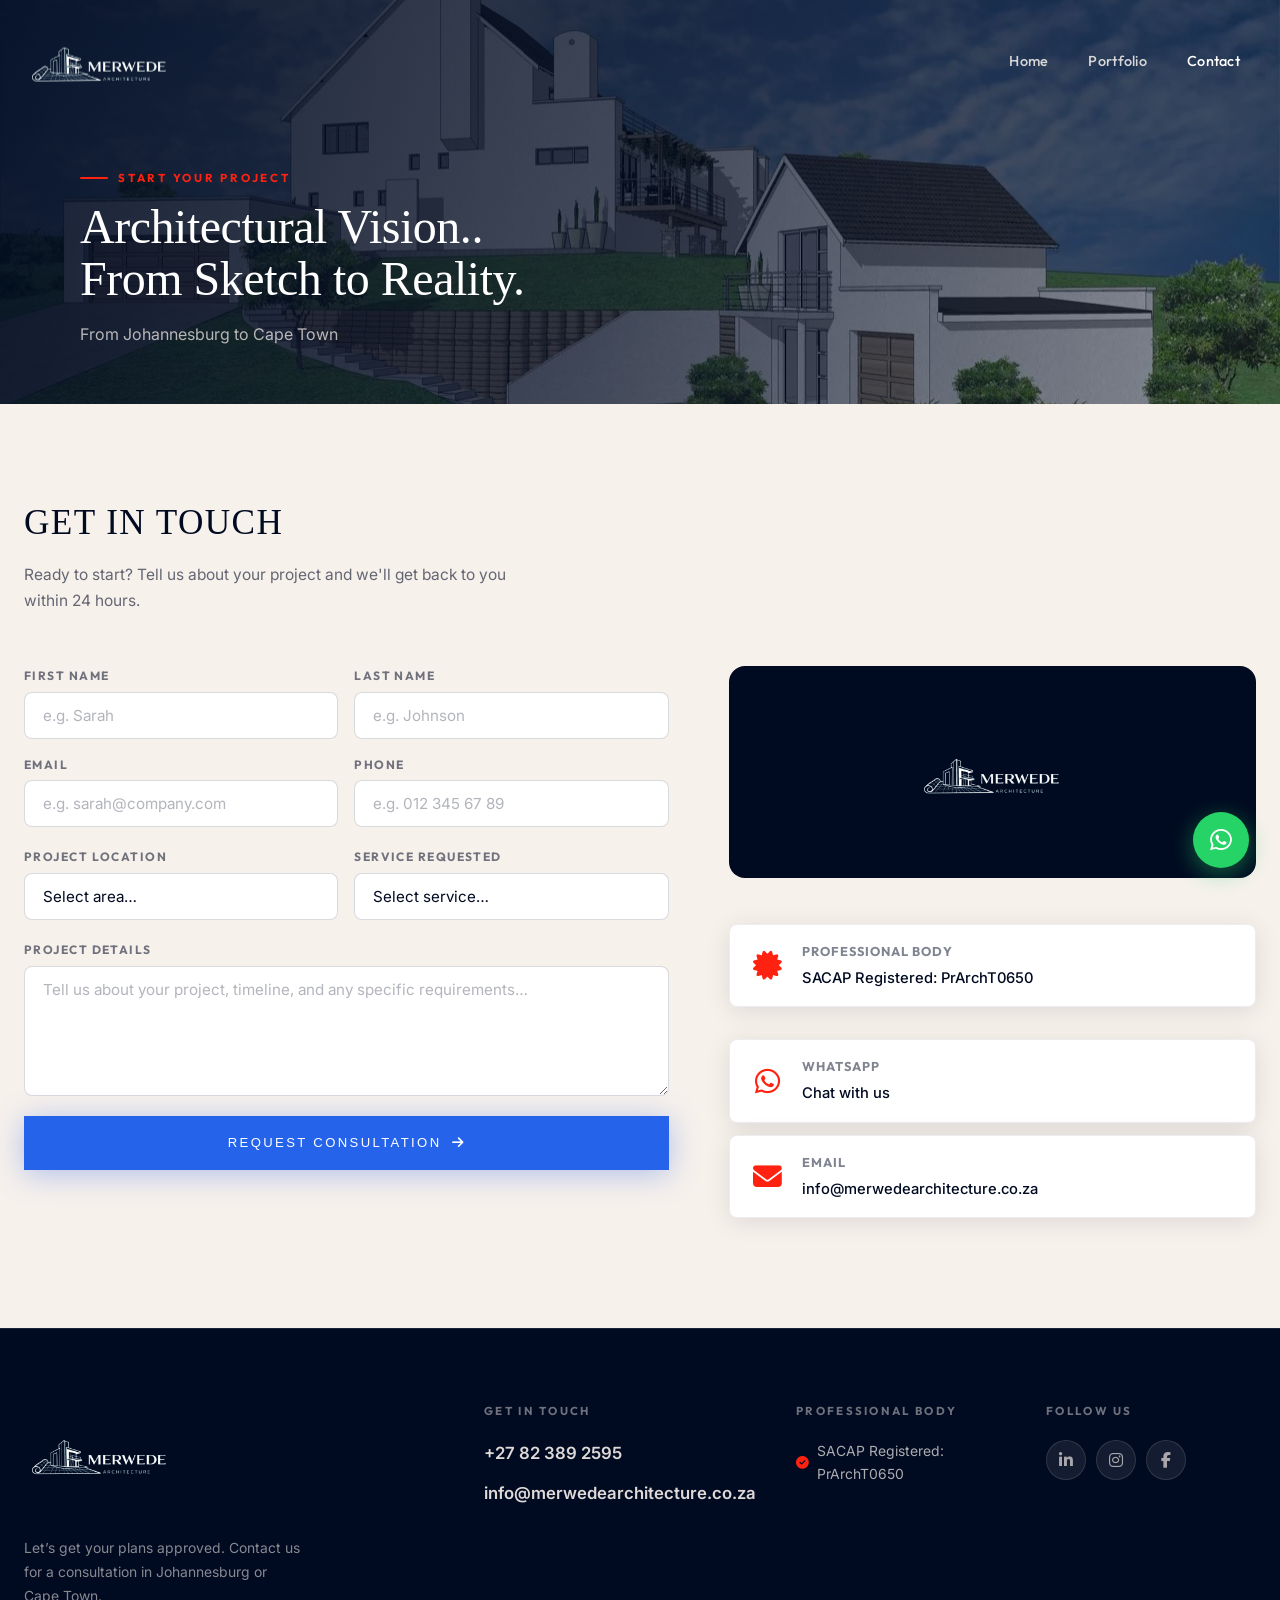
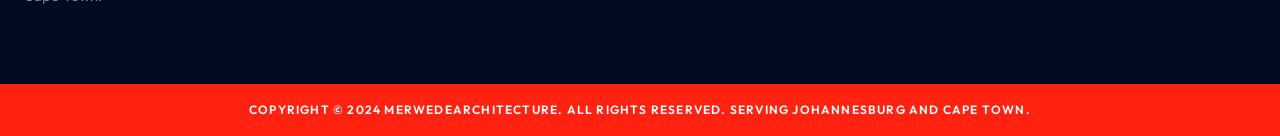
<file: contact.html>
<!DOCTYPE html>
<html lang="en">

<head>

    <meta charset="UTF-8" />
    <meta name="viewport" content="width=device-width, initial-scale=1.0" />
    <title>Contact | Merwede Architecture</title>
    <meta name="description"
        content="Get in touch with Merwede Architecture. Request a consultation for your Cape Town residential project today." />
    <!-- ===================== PRECONNECTS ===================== -->
    <link rel="preconnect" href="https://fonts.googleapis.com" />
    <link rel="preconnect" href="https://fonts.gstatic.com" crossorigin />
    <link rel="preconnect" href="https://cdnjs.cloudflare.com" crossorigin />
    <link rel="preconnect" href="https://www.googletagmanager.com" crossorigin />
    <link rel="preconnect" href="https://connect.facebook.net" crossorigin />

    <!-- Google tag (gtag.js) -->
    <script async src="https://www.googletagmanager.com/gtag/js?id=AW-18059156486"></script>
    <script>
        window.dataLayer = window.dataLayer || [];
        function gtag() { dataLayer.push(arguments); }
        gtag('js', new Date());
        gtag('config', 'AW-18059156486');
    </script>

    <!-- ===================== DEFERRED MAIN STYLESHEET ===================== -->
    <link rel="preload" href="styles.css" as="style" onload="this.onload=null;this.rel='stylesheet'">
    <noscript>
        <link rel="stylesheet" href="styles.css" />
    </noscript>

    <!-- ===================== FONTS ===================== -->
    <link
        href="https://fonts.googleapis.com/css2?family=Outfit:wght@300;400;500;600;700;800;900&family=Inter:wght@300;400;500;600&display=swap"
        rel="stylesheet" />
    <link rel="preload" href="https://cdnjs.cloudflare.com/ajax/libs/font-awesome/6.5.0/css/all.min.css" as="style"
        onload="this.onload=null;this.rel='stylesheet'"><noscript>
        <link rel="stylesheet" href="https://cdnjs.cloudflare.com/ajax/libs/font-awesome/6.5.0/css/all.min.css">
    </noscript>
    <link rel="stylesheet" href="styles.css" />
    <link rel="icon" type="image/png" href="/favicon.webp">

    <style>
        /* ── PAGE HERO ─────────────────────────── */
        .page-hero {
            position: relative;
            min-height: 340px;
            display: flex;
            align-items: flex-end;
            background: url('New Renders/usethese image.webp') center 35% / cover no-repeat;
            overflow: hidden;
        }

        .page-hero::before {
            content: '';
            position: absolute;
            inset: 0;
            background: linear-gradient(110deg,
                    rgba(0, 10, 33, 0.92) 0%,
                    rgba(0, 10, 33, 0.72) 50%,
                    rgba(0, 10, 33, 0.40) 100%);
        }

        .page-hero-content {
            position: relative;
            z-index: 1;
            padding: calc(var(--nav-h) + 48px) 80px 56px;
            max-width: 820px;
        }

        .page-hero-eyebrow {
            font-family: var(--font-heading);
            font-size: 0.72rem;
            font-weight: 700;
            letter-spacing: 0.24em;
            text-transform: uppercase;
            color: var(--orange);
            margin-bottom: 14px;
            display: flex;
            align-items: center;
            gap: 10px;
        }

        .page-hero-eyebrow::before {
            content: '';
            width: 28px;
            height: 2px;
            background: var(--orange);
            border-radius: 2px;
            flex-shrink: 0;
        }

        .page-hero-title {
            font-family: 'Cinzel', serif;
            font-size: clamp(2rem, 3.8vw, 3rem);
            font-weight: 400;
            color: #fff;
            line-height: 1.08;
            letter-spacing: -0.01em;
        }

        .page-hero-sub {
            margin-top: 16px;
            font-size: 1rem;
            color: rgba(247, 241, 236, 0.72);
            max-width: 520px;
            line-height: 1.68;
        }

        /* ── CONTACT PAGE SECTION ──────────────── */
        .contact-page {
            background: var(--snow);
            padding: 90px 0 110px;
        }

        .contact-page-header {
            margin-bottom: 52px;
        }

        .contact-page-header h2 {
            font-family: 'Cinzel', serif;
            font-size: clamp(1.6rem, 3vw, 2.2rem);
            font-weight: 400;
            color: var(--night);
            text-transform: uppercase;
            letter-spacing: 0.04em;
            margin-bottom: 10px;
        }

        .contact-page-header p {
            font-size: 0.97rem;
            color: rgba(0, 10, 33, 0.6);
            max-width: 500px;
            line-height: 1.68;
        }

        .contact-logo-container {
            background: var(--night);
            padding: 30px;
            margin-bottom: 30px;
            display: flex;
            justify-content: center;
            align-items: center;
            border-radius: 16px;
        }

        .contact-logo {
            max-width: 100%;
            height: auto;
            max-height: 220px;
        }

        @media (max-width: 900px) {
            .page-hero-content {
                padding: calc(var(--nav-h) + 32px) 24px 40px;
            }
        }

        @media (max-width: 640px) {
            .contact-page {
                padding: 60px 0 80px;
            }
        }
    </style>
    <!-- ===================== DEFERRED TRACKING SCRIPTS ===================== -->
    <script>
        function loadTrackingScripts() {
            // Google Tag (Google Ads & Google Analytics)
            var gs = document.createElement('script');
            gs.async = true;
            gs.src = 'https://www.googletagmanager.com/gtag/js?id=AW-18059156486';
            document.head.appendChild(gs);
            window.dataLayer = window.dataLayer || [];
            function gtag() { dataLayer.push(arguments); }
            gtag('js', new Date());
            gtag('config', 'AW-18059156486');
            gtag('config', 'G-8H4WT26PH3');
            (function (c, l, a, r, i, t, y) {
                c[a] = c[a] || function () { (c[a].q = c[a].q || []).push(arguments) };
                t = l.createElement(r); t.async = 1; t.src = 'https://www.clarity.ms/tag/' + i;
                y = l.getElementsByTagName(r)[0]; y.parentNode.insertBefore(t, y);
            })(window, document, 'clarity', 'script', 'wfkl852x3f');
            var cs = document.createElement('script'); cs.defer = true;
            cs.src = 'https://t.contentsquare.net/uxa/ec106db3bb3d9.js';
            document.head.appendChild(cs);
            !function (f, b, e, v, n, t, s) {
                if (f.fbq) return; n = f.fbq = function () {
                    n.callMethod ? n.callMethod.apply(n, arguments) : n.queue.push(arguments)
                };
                if (!f._fbq) f._fbq = n; n.push = n; n.loaded = !0; n.version = '2.0';
                n.queue = []; t = b.createElement(e); t.async = !0;
                t.src = v; s = b.getElementsByTagName(e)[0];
                s.parentNode.insertBefore(t, s)
            }(window, document, 'script', 'https://connect.facebook.net/en_US/fbevents.js');
            fbq('init', '1763597548348383');
            fbq('track', 'PageView');
        }
        if ('requestIdleCallback' in window) {
            requestIdleCallback(loadTrackingScripts, { timeout: 3000 });
        } else {
            setTimeout(loadTrackingScripts, 2000);
        }
    </script>
    <noscript><img height="1" width="1" style="display:none"
            src="https://www.facebook.com/tr?id=1763597548348383&ev=PageView&noscript=1" /></noscript>
</head>

<body>

    <!-- ===================== NAVIGATION ===================== -->
    <header id="header">
        <nav class="nav-container">
            <div class="nav-logo">
                <a href="index.html">
                    <img src="final logo.webp" alt="Merwede Architecture Logo" width="152" height="104">
                </a>
            </div>
            <button class="nav-toggle" id="navToggle" aria-label="Open menu">
                <span></span><span></span><span></span>
            </button>
            <ul class="nav-links" id="navLinks">
                <li><a href="index.html" class="nav-link">Home</a></li>
                <li><a href="portfolio.html" class="nav-link">Portfolio</a></li>
                <li><a href="contact.html" class="nav-link" style="color:#fff;">Contact</a></li>
            </ul>
        </nav>
    </header>

    <!-- ===================== PAGE HERO ===================== -->
    <section class="page-hero">
        <div class="page-hero-content">
            <p class="page-hero-eyebrow">Start Your Project</p>
            <h1 class="page-hero-title">Architectural Vision..<br>From Sketch to Reality.</h1>
            <p class="page-hero-sub">From Johannesburg to Cape Town</p>
        </div>
    </section>

    <!-- ===================== CONTACT SECTION ===================== -->
    <section class="contact-page">
        <div class="container">
            <div class="contact-page-header">
                <h2>Get In Touch</h2>
                <p>Ready to start? Tell us about your project and we'll get back to you within 24 hours.</p>
            </div>
            <div class="contact-grid">

                <!-- Form -->
                <form class="contact-form" id="contactForm"> <!--onsubmit="handleFormSubmit(event)"-->
                    <div class="form-row">
                        <div class="form-group">
                            <label for="firstName">First Name</label>
                            <input type="text" id="firstName" name="firstName" placeholder="e.g. Sarah" required />
                        </div>
                        <div class="form-group">
                            <label for="lastName">Last Name</label>
                            <input type="text" id="lastName" name="lastName" placeholder="e.g. Johnson" required />
                        </div>
                        <div class="form-group">
                            <label for="email">Email</label>
                            <input type="text" id="email" name="email" placeholder="e.g. sarah@company.com" required />
                        </div>
                        <div class="form-group">
                            <label for="phone">Phone</label>
                            <input type="text" id="phone" name="phone" placeholder="e.g. 012 345 67 89" required />
                        </div>
                    </div>
                    <div class="form-row">
                        <div class="form-group">
                            <label for="projectLocation">Project Location</label>
                            <select id="projectLocation" name="projectLocation" required>
                                <option value="" disabled selected>Select area&hellip;</option>
                                <option>Johannesburg</option>
                                <option>Cape Town</option>
                            </select>
                        </div>
                        <div class="form-group">
                            <label for="serviceRequested">Service Requested</label>
                            <select id="serviceRequested" name="serviceRequested" required>
                                <option value="" disabled selected>Select service&hellip;</option>
                                <option value="Architectural Services">Architectural Services</option>
                                <option value="Buy Premade Plans">Buy Premade Plans</option>
                                <option value="Alterations">Alterations</option>
                                <option value="3D Renders">3D Renders</option>
                                <option value="Construction">Construction</option>
                                <option value="Construction Project Management">Construction Project Management</option>
                                <option value="Consulting">Consulting</option>
                            </select>
                        </div>
                    </div>
                    <div class="form-group form-group--full">
                        <label for="projectDetails">Project Details</label>
                        <textarea id="projectDetails" name="projectDetails" rows="5"
                            placeholder="Tell us about your project, timeline, and any specific requirements&hellip;"
                            required></textarea>
                    </div>
                    <button class="g-recaptcha btn btn-primary btn-full"
                        data-sitekey="6Lf0XZosAAAAAL5JedxUc0uK-Ax7Y8h39ebTZfSz" data-callback='onSubmit'
                        data-action='submit'>
                        <span>Request Consultation</span>
                        <i class="fas fa-arrow-right"></i>
                    </button>
                    <div class="form-success" id="formSuccess">
                        <i class="fas fa-circle-check"></i>
                        <p>Thank you! We'll be in touch within 24 hours.</p>
                    </div>
                </form>
                <!-- Replace the variables below. -->
                <script>
                    document.getElementById('contactForm').addEventListener("submit", (e) => {
                        e.preventDefault();
                        const tokenItem = e.target.querySelector('[data-sitekey]');

                        const token = tokenItem ? tokenItem.getAttribute('data-sitekey') : null;
                        onSubmit(token);
                    });
                    function onSubmit(token) {
                        const form = document.getElementById('contactForm');
                        const responseMessage = document.getElementById('formSuccess');
                        const webhookUrl = 'https://hook.eu2.make.com/hdkk8vtfqadg0nnml38seiv264d8zijb';

                        const formData = new FormData(form);
                        const jsonData = Object.fromEntries(formData.entries());

                        fetch(webhookUrl, {
                            method: 'POST',
                            headers: {
                                'Content-Type': 'application/json',
                                'Accept': 'application/json'
                            },
                            body: JSON.stringify(jsonData)
                        })
                            .then(response => {
                                if (!response.ok) {
                                    throw new Error('Network response was not OK');
                                }
                                return response;
                            })
                            .then(data => {
                                console.log('Success:', data);
                                responseMessage.style.display = "flex";
                                responseMessage.querySelector('p').textContent = 'Form submitted successfully!';
                                const baseUrl = window.location.origin + "/thankyou";
                                window.location.href = baseUrl;
                                form.reset();

                            })
                            .catch((error) => {
                                console.error('Error:', error);
                                responseMessage.style.display = "flex";
                                responseMessage.querySelector('p').textContent = 'An error occurred. Please try again.';
                            });
                    }
                </script>

                <!-- Info -->
                <div class="contact-map-col">
                    <div class="contact-logo-container">
                        <img src="final logo.webp" class="contact-logo" alt="Merwede Architecture Logo" width="152"
                            height="104" loading="lazy" decoding="async">
                    </div>
                    <div class="contact-info-cards" style="grid-template-columns: 1fr; margin-top: 0;">
                        <div class="contact-info-card" style="margin-bottom: 20px;">
                            <i class="fas fa-certificate"></i>
                            <div>
                                <strong>Professional Body</strong>
                                <a href="#">SACAP Registered: PrArchT0650</a>
                            </div>
                        </div>
                        <div class="contact-info-card">
                            <i class="fab fa-whatsapp"></i>
                            <div>
                                <strong>WhatsApp</strong>
                                <a href="https://wa.me/27823892595" target="_blank" rel="noopener">Chat with us</a>
                            </div>
                        </div>
                        <div class="contact-info-card">
                            <i class="fas fa-envelope"></i>
                            <div>
                                <strong>Email</strong>
                                <a href="mailto:info@merwedearchitecture.co.za">info@merwedearchitecture.co.za</a>
                            </div>
                        </div>
                    </div>
                </div>

            </div>
        </div>
    </section>

    <!-- ===================== FOOTER ===================== -->
    <footer class="footer">
        <div class="footer-main">
            <div class="container footer-grid">
                <div class="footer-brand">
                    <div class="nav-logo footer-logo">
                        <a href="index.html">
                            <img src="final logo.webp" alt="Merwede Architecture Logo" width="152" height="104"
                                loading="lazy" decoding="async">
                        </a>
                    </div>
                    <p class="footer-tagline">Let’s get your plans approved. Contact us for a consultation in
                        Johannesburg or Cape Town.</p>
                </div>

                <div class="footer-col">
                    <h4 class="footer-col-title">Get In Touch</h4>
                    <div class="footer-contact-text">
                        <a href="https://wa.me/27823892595" target="_blank" rel="noopener" class="footer-contact-link">
                            +27 82 389 2595
                        </a>
                        <a href="mailto:info@merwedearchitecture.co.za" class="footer-contact-link">
                            info@merwedearchitecture.co.za
                        </a>
                    </div>
                </div>

                <div class="footer-col">
                    <h4 class="footer-col-title">Professional Body</h4>
                    <ul class="footer-pro-list">
                        <li><i class="fas fa-check-circle"></i> SACAP Registered: PrArchT0650</li>
                    </ul>
                </div>

                <div class="footer-col">
                    <h4 class="footer-col-title">Follow Us</h4>
                    <div class="footer-social">
                        <a href="https://www.linkedin.com/company/merwede-architecture/" target="_blank" rel="noopener"
                            class="social-icon social-icon--linkedin" aria-label="LinkedIn">
                            <i class="fab fa-linkedin-in"></i>
                        </a>
                        <a href="https://www.instagram.com/merwede_architecture?igsh=bG5kM3BmMHZyMTdk" target="_blank"
                            rel="noopener" class="social-icon social-icon--instagram" aria-label="Instagram">
                            <i class="fab fa-instagram"></i>
                        </a>
                        <a href="https://www.facebook.com/search/top?q=merwede%20architecture" target="_blank"
                            rel="noopener" class="social-icon social-icon--facebook" aria-label="Facebook">
                            <i class="fab fa-facebook-f"></i>
                        </a>
                    </div>
                </div>

            </div>
        </div>
        <div class="footer-bar">
            <div class="container">
                <p>Copyright &copy; 2024 MerwedeArchitecture. All Rights Reserved. Serving Johannesburg and Cape Town.
                </p>
            </div>
        </div>
    </footer>

    <script defer src="script.js"></script>

    <!-- ===================== FLOATING WHATSAPP ===================== -->
    <a href="https://wa.me/27823892595" class="wa-float" target="_blank" rel="noopener" aria-label="Chat on WhatsApp"
        id="waFloat">
        <span class="wa-float__label">Chat with us</span>
        <span class="wa-float__btn"><i class="fab fa-whatsapp"></i></span>
    </a>
</body>

</html>
</file>
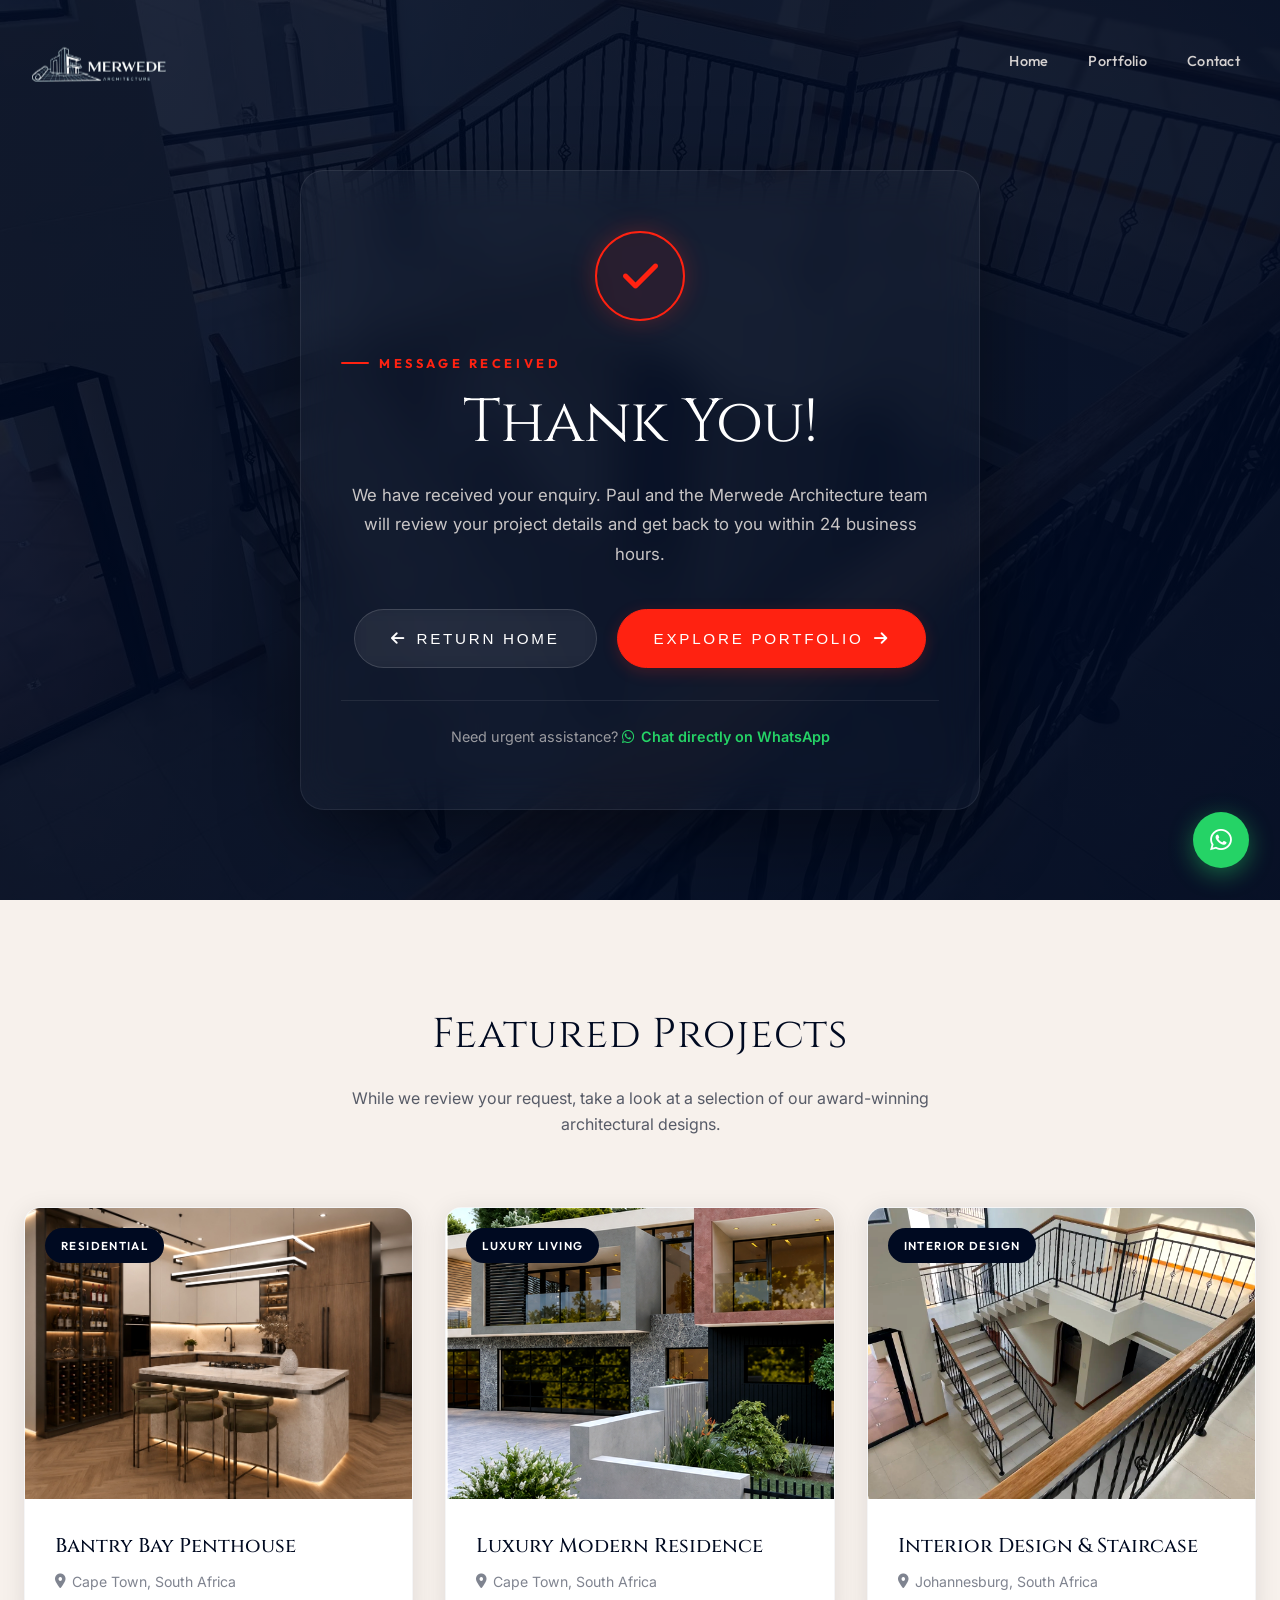
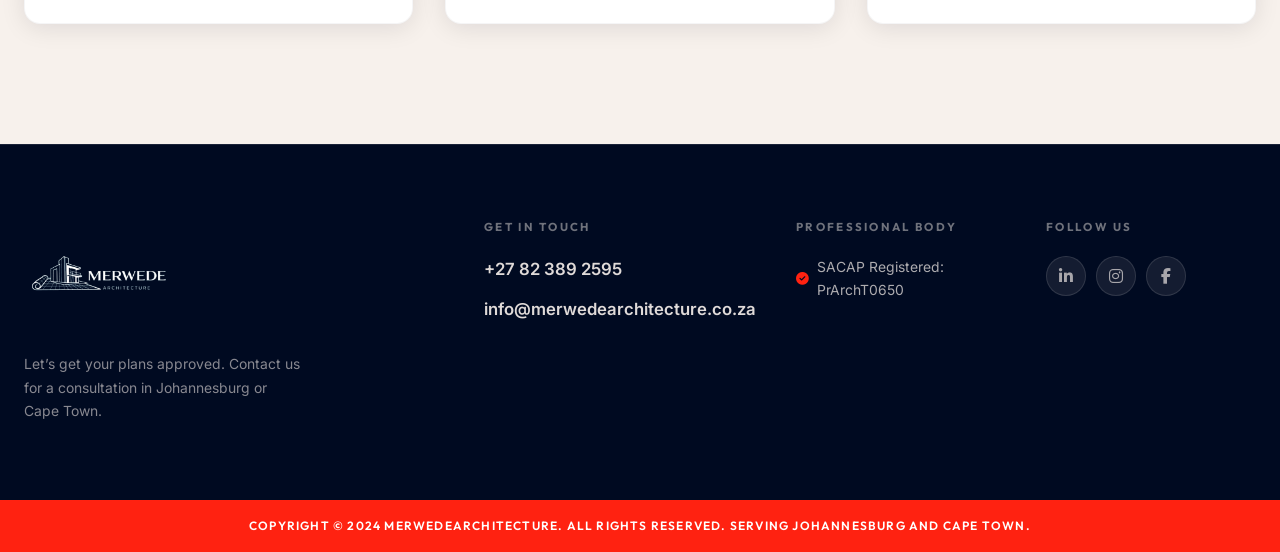
<file: thankyou.html>
<!DOCTYPE html>
<html lang="en">

<head>
    <meta charset="UTF-8" />
    <meta name="viewport" content="width=device-width, initial-scale=1.0" />
    <title>Thank You | Merwede Architecture</title>
    <meta name="description" content="Thank you for contacting Merwede Architecture." />
    
    <!-- ===================== PRECONNECTS ===================== -->
    <link rel="preconnect" href="https://fonts.googleapis.com" />
    <link rel="preconnect" href="https://fonts.gstatic.com" crossorigin />
    <link rel="preconnect" href="https://cdnjs.cloudflare.com" crossorigin />
    <link rel="preconnect" href="https://www.googletagmanager.com" crossorigin />
    <link rel="preconnect" href="https://connect.facebook.net" crossorigin />

    <!-- Google tag (gtag.js) -->
    <script async src="https://www.googletagmanager.com/gtag/js?id=AW-18059156486"></script>
    <script>
        window.dataLayer = window.dataLayer || [];
        function gtag(){dataLayer.push(arguments);}
        gtag('js', new Date());
        gtag('config', 'AW-18059156486');
    </script>

    <!-- ===================== DEFERRED MAIN STYLESHEET ===================== -->
    <link rel="preload" href="styles.css" as="style" onload="this.onload=null;this.rel='stylesheet'">
    <noscript><link rel="stylesheet" href="styles.css" /></noscript>

    <!-- ===================== FONTS ===================== -->
    <link
        href="https://fonts.googleapis.com/css2?family=Cinzel:wght@400;500;600;700&family=Outfit:wght@300;400;500;600;700;800;900&family=Inter:wght@300;400;500;600&display=swap"
        rel="stylesheet" />
    <link rel="preload" href="https://cdnjs.cloudflare.com/ajax/libs/font-awesome/6.5.0/css/all.min.css" as="style" onload="this.onload=null;this.rel='stylesheet'"><noscript><link rel="stylesheet" href="https://cdnjs.cloudflare.com/ajax/libs/font-awesome/6.5.0/css/all.min.css"></noscript>
    <link rel="stylesheet" href="styles.css" />

    <style>
        /* ── STUNNING THANK YOU PAGE DESIGN ── */
        
        .page-hero {
            position: relative;
            min-height: 100vh;
            display: flex;
            align-items: center;
            justify-content: center;
            padding: calc(var(--nav-h) + 40px) 0 80px;
            background: url('Internal Design and Specification/Double Volume Staircase.webp') center center / cover no-repeat;
            overflow: hidden;
        }

        .page-hero::before {
            content: '';
            position: absolute;
            inset: 0;
            background: linear-gradient(135deg, 
                rgba(0, 10, 33, 0.88) 0%, 
                rgba(0, 10, 33, 0.96) 100%);
            z-index: 1;
        }

        .hero-container-flex {
            position: relative;
            z-index: 2;
            display: flex;
            align-items: center;
            justify-content: center;
            width: 100%;
        }

        /* Glassmorphic Card */
        .thank-you-card {
            background: rgba(255, 255, 255, 0.03);
            backdrop-filter: blur(20px);
            -webkit-backdrop-filter: blur(20px);
            border: 1px solid rgba(255, 255, 255, 0.08);
            border-radius: 24px;
            padding: 60px 40px;
            max-width: 680px;
            width: 100%;
            text-align: center;
            box-shadow: 0 24px 80px rgba(0, 0, 0, 0.4);
            animation: cardFadeUp 0.8s cubic-bezier(0.16, 1, 0.3, 1) forwards;
        }

        @keyframes cardFadeUp {
            from {
                opacity: 0;
                transform: translateY(40px);
            }
            to {
                opacity: 1;
                transform: translateY(0);
            }
        }

        /* Animated Success Checkmark */
        .success-checkmark {
            width: 90px;
            height: 90px;
            margin: 0 auto 32px;
            border-radius: 50%;
            background: rgba(255, 34, 17, 0.08);
            border: 2px solid var(--orange);
            display: flex;
            align-items: center;
            justify-content: center;
            box-shadow: 0 0 24px rgba(255, 34, 17, 0.25);
            animation: pulseGlow 2.5s infinite;
        }

        .success-checkmark i {
            font-size: 2.5rem;
            color: var(--orange);
            animation: iconScale 0.6s cubic-bezier(0.34, 1.56, 0.64, 1) forwards;
        }

        @keyframes pulseGlow {
            0% {
                box-shadow: 0 0 0 0 rgba(255, 34, 17, 0.5);
            }
            70% {
                box-shadow: 0 0 0 20px rgba(255, 34, 17, 0);
            }
            100% {
                box-shadow: 0 0 0 0 rgba(255, 34, 17, 0);
            }
        }

        @keyframes iconScale {
            0% {
                transform: scale(0) rotate(-45deg);
                opacity: 0;
            }
            100% {
                transform: scale(1) rotate(0);
                opacity: 1;
            }
        }

        .page-hero-eyebrow {
            font-family: var(--font-heading);
            font-size: 0.8rem;
            font-weight: 700;
            letter-spacing: 0.28em;
            text-transform: uppercase;
            color: var(--orange);
            margin-bottom: 16px;
        }

        .page-hero-title {
            font-family: 'Cinzel', serif;
            font-size: clamp(2.2rem, 5vw, 3.8rem);
            font-weight: 400;
            color: #fff;
            line-height: 1.1;
            margin-bottom: 24px;
            letter-spacing: -0.01em;
        }

        .page-hero-sub {
            font-family: var(--font-body);
            font-size: 1.05rem;
            color: rgba(247, 241, 236, 0.8);
            line-height: 1.75;
            margin-bottom: 40px;
            max-width: 580px;
            margin-left: auto;
            margin-right: auto;
        }

        /* Premium Buttons */
        .thank-you-actions {
            display: flex;
            align-items: center;
            justify-content: center;
            gap: 20px;
            margin-bottom: 32px;
        }

        .thank-you-actions .btn {
            padding: 16px 36px;
            font-size: 0.95rem;
            font-weight: 500;
            border-radius: 50px;
            transition: all var(--transition);
            min-height: 52px;
        }

        .thank-you-actions .btn-primary {
            background: var(--orange);
            color: #fff;
            border: 1px solid var(--orange);
            box-shadow: 0 4px 16px rgba(255, 34, 17, 0.2);
        }

        .thank-you-actions .btn-primary:hover {
            background: transparent;
            color: var(--orange);
            box-shadow: 0 4px 24px rgba(255, 34, 17, 0.4);
            transform: translateY(-2px);
        }

        .thank-you-actions .btn-secondary {
            background: rgba(255, 255, 255, 0.05);
            color: #fff;
            border: 1px solid rgba(255, 255, 255, 0.15);
        }

        .thank-you-actions .btn-secondary:hover {
            background: #fff;
            color: var(--night);
            border-color: #fff;
            transform: translateY(-2px);
        }

        .wa-helper {
            font-size: 0.9rem;
            color: rgba(247, 241, 236, 0.6);
            border-top: 1px solid rgba(255, 255, 255, 0.08);
            padding-top: 24px;
        }

        .wa-helper a {
            color: #25D366;
            font-weight: 600;
            transition: color 0.3s ease;
            display: inline-flex;
            align-items: center;
            gap: 6px;
        }

        .wa-helper a:hover {
            color: #128C7E;
            text-decoration: underline;
        }

        /* ── FEATURED PROJECTS SECTION ── */
        .featured-section {
            background: var(--snow);
            padding: 100px 0 120px;
        }

        .featured-header {
            text-align: center;
            margin-bottom: 70px;
            max-width: 600px;
            margin-left: auto;
            margin-right: auto;
        }

        .featured-header h2 {
            font-family: 'Cinzel', serif;
            font-size: clamp(2rem, 4vw, 2.6rem);
            font-weight: 400;
            color: var(--night);
            letter-spacing: 0.02em;
            margin-bottom: 16px;
        }

        .featured-header p {
            font-family: var(--font-body);
            font-size: 1rem;
            color: rgba(0, 10, 33, 0.65);
        }

        /* 3-Column Luxury Cards */
        .showcase-grid {
            display: grid;
            grid-template-columns: repeat(3, 1fr);
            gap: 32px;
        }

        .showcase-card {
            background: #fff;
            border-radius: 16px;
            overflow: hidden;
            box-shadow: var(--shadow-card);
            transition: all var(--transition);
            border: 1px solid rgba(0, 10, 33, 0.04);
            position: relative;
        }

        .showcase-card:hover {
            transform: translateY(-8px);
            box-shadow: var(--shadow-hover);
        }

        .showcase-img-container {
            position: relative;
            aspect-ratio: 4 / 3;
            overflow: hidden;
        }

        .showcase-img-container img {
            width: 100%;
            height: 100%;
            object-fit: cover;
            transition: transform 0.6s cubic-bezier(0.16, 1, 0.3, 1);
        }

        .showcase-card:hover .showcase-img-container img {
            transform: scale(1.06);
        }

        .showcase-badge {
            position: absolute;
            top: 20px;
            left: 20px;
            background: var(--night);
            color: #fff;
            font-family: var(--font-heading);
            font-size: 0.72rem;
            font-weight: 600;
            letter-spacing: 0.12em;
            text-transform: uppercase;
            padding: 8px 16px;
            border-radius: 50px;
            z-index: 1;
        }

        .showcase-body {
            padding: 30px;
        }

        .showcase-title {
            font-family: 'Cinzel', serif;
            font-size: 1.25rem;
            font-weight: 500;
            color: var(--night);
            margin-bottom: 8px;
            transition: color 0.3s ease;
        }

        .showcase-card:hover .showcase-title {
            color: var(--orange);
        }

        .showcase-location {
            font-family: var(--font-body);
            font-size: 0.88rem;
            color: rgba(0, 10, 33, 0.5);
            display: flex;
            align-items: center;
            gap: 6px;
        }

        /* ── RESPONSIVE DESIGN ── */
        @media (max-width: 960px) {
            .showcase-grid {
                grid-template-columns: repeat(2, 1fr);
                gap: 24px;
            }
            .thank-you-card {
                padding: 50px 30px;
            }
        }

        @media (max-width: 640px) {
            .showcase-grid {
                grid-template-columns: 1fr;
            }
            .thank-you-actions {
                flex-direction: column;
                gap: 14px;
                width: 100%;
            }
            .thank-you-actions .btn {
                width: 100%;
                justify-content: center;
            }
            .thank-you-card {
                padding: 40px 20px;
                border-radius: 16px;
            }
        }
    </style>
    
    <!-- ===================== DEFERRED TRACKING SCRIPTS ===================== -->
    <script>
      function loadTrackingScripts() {
        // Google Tag (Google Ads & Google Analytics)
        var gs = document.createElement('script');
        gs.async = true;
        gs.src = 'https://www.googletagmanager.com/gtag/js?id=AW-18059156486';
        document.head.appendChild(gs);
        window.dataLayer = window.dataLayer || [];
        function gtag() { dataLayer.push(arguments); }
        gtag('js', new Date());
        gtag('config', 'AW-18059156486');
        gtag('config', 'G-8H4WT26PH3');
        (function (c, l, a, r, i, t, y) {
          c[a] = c[a] || function () { (c[a].q = c[a].q || []).push(arguments) };
          t = l.createElement(r); t.async = 1; t.src = 'https://www.clarity.ms/tag/' + i;
          y = l.getElementsByTagName(r)[0]; y.parentNode.insertBefore(t, y);
        })(window, document, 'clarity', 'script', 'wfkl852x3f');
        var cs = document.createElement('script'); cs.defer = true;
        cs.src = 'https://t.contentsquare.net/uxa/ec106db3bb3d9.js';
        document.head.appendChild(cs);
        !function (f, b, e, v, n, t, s) {
          if (f.fbq) return; n = f.fbq = function () {
            n.callMethod ? n.callMethod.apply(n, arguments) : n.queue.push(arguments)
          };
          if (!f._fbq) f._fbq = n; n.push = n; n.loaded = !0; n.version = '2.0';
          n.queue = []; t = b.createElement(e); t.async = !0;
          t.src = v; s = b.getElementsByTagName(e)[0];
          s.parentNode.insertBefore(t, s)
        }(window, document, 'script', 'https://connect.facebook.net/en_US/fbevents.js');
        fbq('init', '1763597548348383');
        fbq('track', 'PageView');
      }
      if ('requestIdleCallback' in window) {
        requestIdleCallback(loadTrackingScripts, { timeout: 3000 });
      } else {
        setTimeout(loadTrackingScripts, 2000);
      }
    </script>
    <noscript><img height="1" width="1" style="display:none"
    src="https://www.facebook.com/tr?id=1763597548348383&ev=PageView&noscript=1" /></noscript>
</head>

<body>

    <!-- ===================== NAVIGATION ===================== -->
    <header id="header">
        <nav class="nav-container">
            <div class="nav-logo">
                <a href="index.html">
                    <img src="final logo.webp" alt="Merwede Architecture Logo" width="152" height="104">
                </a>
            </div>
            <button class="nav-toggle" id="navToggle" aria-label="Open menu">
                <span></span><span></span><span></span>
            </button>
            <ul class="nav-links" id="navLinks">
                <li><a href="index.html" class="nav-link">Home</a></li>
                <li><a href="portfolio.html" class="nav-link">Portfolio</a></li>
                <li><a href="contact.html" class="nav-link">Contact</a></li>
            </ul>
        </nav>
    </header>

    <!-- ===================== PAGE HERO / SUCCESS CARD ===================== -->
    <section class="page-hero">
        <div class="hero-container-flex">
            <div class="thank-you-card">
                <div class="success-checkmark">
                    <i class="fas fa-check"></i>
                </div>
                <p class="page-hero-eyebrow">Message Received</p>
                <h1 class="page-hero-title">Thank You!</h1>
                <p class="page-hero-sub">We have received your enquiry. Paul and the Merwede Architecture team will review your project details and get back to you within 24 business hours.</p>
                <div class="thank-you-actions">
                    <a href="index.html" class="btn btn-secondary"><i class="fas fa-arrow-left"></i> Return Home</a>
                    <a href="portfolio.html" class="btn btn-primary">Explore Portfolio <i class="fas fa-arrow-right"></i></a>
                </div>
                <div class="wa-helper">
                    <p>Need urgent assistance? <a href="https://wa.me/27823892595" target="_blank" rel="noopener"><i class="fab fa-whatsapp"></i> Chat directly on WhatsApp</a></p>
                </div>
            </div>
        </div>
    </section>

    <!-- ===================== FEATURED SHOWCASE ===================== -->
    <section class="featured-section">
        <div class="container">
            <div class="featured-header">
                <h2>Featured Projects</h2>
                <p>While we review your request, take a look at a selection of our award-winning architectural designs.</p>
            </div>
            <div class="showcase-grid">

                <!-- Showcase 1 -->
                <div class="showcase-card">
                    <div class="showcase-img-container">
                        <span class="showcase-badge">Residential</span>
                        <img loading="lazy" src="bantry bay/bantry bay.webp" alt="Bantry Bay Penthouse">
                    </div>
                    <div class="showcase-body">
                        <h3 class="showcase-title">Bantry Bay Penthouse</h3>
                        <p class="showcase-location"><i class="fas fa-map-marker-alt"></i> Cape Town, South Africa</p>
                    </div>
                </div>

                <!-- Showcase 2 -->
                <div class="showcase-card">
                    <div class="showcase-img-container">
                        <span class="showcase-badge">Luxury Living</span>
                        <img loading="lazy" src="MERWEDE NEW BANNER.webp" alt="Luxury Modern Residence">
                    </div>
                    <div class="showcase-body">
                        <h3 class="showcase-title">Luxury Modern Residence</h3>
                        <p class="showcase-location"><i class="fas fa-map-marker-alt"></i> Cape Town, South Africa</p>
                    </div>
                </div>

                <!-- Showcase 3 -->
                <div class="showcase-card">
                    <div class="showcase-img-container">
                        <span class="showcase-badge">Interior Design</span>
                        <img loading="lazy" src="Internal Design and Specification/Double Volume Staircase.webp" alt="Interiors & Architecture">
                    </div>
                    <div class="showcase-body">
                        <h3 class="showcase-title">Interior Design & Staircase</h3>
                        <p class="showcase-location"><i class="fas fa-map-marker-alt"></i> Johannesburg, South Africa</p>
                    </div>
                </div>

            </div>
        </div>
    </section>

    <!-- ===================== FOOTER ===================== -->
    <footer class="footer">
        <div class="footer-main">
            <div class="container footer-grid">
                <div class="footer-brand">
                    <div class="nav-logo footer-logo">
                        <a href="index.html">
                            <img src="final logo.webp" alt="Merwede Architecture Logo" width="152" height="104" loading="lazy" decoding="async">
                        </a>
                    </div>
                    <p class="footer-tagline">Let’s get your plans approved. Contact us for a consultation in Johannesburg or Cape Town.</p>
                </div>

                <div class="footer-col">
                    <h4 class="footer-col-title">Get In Touch</h4>
                    <div class="footer-contact-text">
                        <a href="https://wa.me/27823892595" target="_blank" rel="noopener" class="footer-contact-link">
                            +27 82 389 2595
                        </a>
                        <a href="mailto:info@merwedearchitecture.co.za" class="footer-contact-link">
                            info@merwedearchitecture.co.za
                        </a>
                    </div>
                </div>

                <div class="footer-col">
                    <h4 class="footer-col-title">Professional Body</h4>
                    <ul class="footer-pro-list">
                        <li><i class="fas fa-check-circle"></i> SACAP Registered: PrArchT0650</li>
                    </ul>
                </div>

                <div class="footer-col">
                    <h4 class="footer-col-title">Follow Us</h4>
                    <div class="footer-social">
                        <a href="https://www.linkedin.com/company/merwede-architecture/" target="_blank" rel="noopener"
                            class="social-icon social-icon--linkedin" aria-label="LinkedIn">
                            <i class="fab fa-linkedin-in"></i>
                        </a>
                        <a href="https://www.instagram.com/merwede_architecture?igsh=bG5kM3BmMHZyMTdk" target="_blank"
                            rel="noopener" class="social-icon social-icon--instagram" aria-label="Instagram">
                            <i class="fab fa-instagram"></i>
                        </a>
                        <a href="https://www.facebook.com/search/top?q=merwede%20architecture" target="_blank"
                            rel="noopener" class="social-icon social-icon--facebook" aria-label="Facebook">
                            <i class="fab fa-facebook-f"></i>
                        </a>
                    </div>
                </div>

            </div>
        </div>
        <div class="footer-bar">
            <div class="container">
                <p>Copyright &copy; 2024 MerwedeArchitecture. All Rights Reserved. Serving Johannesburg and Cape Town.</p>
            </div>
        </div>
    </footer>

    <script defer src="script.js"></script>

    <!-- ===================== FLOATING WHATSAPP ===================== -->
    <a href="https://wa.me/27823892595" class="wa-float" target="_blank" rel="noopener" aria-label="Chat on WhatsApp"
        id="waFloat">
        <span class="wa-float__label">Chat with us</span>
        <span class="wa-float__btn"><i class="fab fa-whatsapp"></i></span>
    </a>
</body>

</html>
</file>
<file: styles.css>
:root  {
  --night:#000A21;
  --snow:#F7F1EC;
  --cream:#EBDDCF;
  --orange:#FF2211;
  --dew:#B3DEEF;
  --dawn:#3B5772;
  --font-heading:'Outfit', sans-serif;
  --font-body:'Inter', sans-serif;
  --nav-h:120px;
  --radius-sm:8px;
  --radius-md:16px;
  --radius-lg:24px;
  --shadow-card:0 4px 24px rgba(0, 10, 33, 0.10);
  --shadow-hover:0 12px 40px rgba(0, 10, 33, 0.18);
  --transition:0.32s cubic-bezier(.4, 0, .2, 1);
}
*, *::before, *::after  {
  box-sizing:border-box;
  margin:0;
  padding:0;
}
html  {
  scroll-behavior:smooth;
  font-size:16px;
  scroll-padding-top:calc(var(--nav-h) + 16px);
}
section[id]  {
  scroll-margin-top:calc(var(--nav-h) + 16px);
}
body  {
  font-family:var(--font-body);
  color:var(--night);
  background:var(--snow);
  line-height:1.65;
  overflow-x:hidden;
}
img  {
  display:block;
  max-width:100%;
  filter:contrast(1.04) saturate(1.08) brightness(1.02);
}
.hero-bg-img  {
  position:absolute;
  inset:0;
  width:100%;
  height:100%;
  object-fit:cover;
  object-position:center top;
  z-index:0;
}
@media(max-width:768px)  {
.nav-link, .btn, .pf-explore-btn, .fc-arrow, .flip-card-close, .social-icon, .footer-contact-link  {
  min-height:48px;
  min-width:48px;
}
}
.nav-logo a  {
  display:flex;
  align-items:center;
}
.nav-logo img  {
  height:104px;
  transform:scale(1.45);
  transform-origin:left center;
  width:auto;
  border-radius:0;
  background:transparent;
}
.footer-logo img  {
  height:104px;
  transform:scale(1.45);
  transform-origin:left center;
  width:auto;
  border-radius:0;
  background:transparent;
  padding:0;
}
a  {
  text-decoration:none;
  color:inherit;
}
ul  {
  list-style:none;
}
button  {
  cursor:pointer;
  border:none;
  background:none;
  font:inherit;
}
.container  {
  width:100%;
  max-width:1500px;
  margin:0 auto;
  padding:0 24px;
}
.btn  {
  display:inline-flex;
  align-items:center;
  gap:10px;
  padding:16px 36px;
  border-radius:0;
  font-family:'Josefin Sans', sans-serif;
  font-weight:500;
  font-size:0.82rem;
  letter-spacing:0.18em;
  text-transform:uppercase;
  transition:all 0.4s cubic-bezier(.4, 0, .2, 1);
  cursor:pointer;
  white-space:nowrap;
}
.btn-primary  {
  background:#2563EB;
  color:#fff;
  box-shadow:0 4px 30px rgba(37, 99, 235, 0.35);
  border:none;
}
.btn-primary:hover  {
  transform:translateY(-2px);
  box-shadow:0 8px 40px rgba(37, 99, 235, 0.5);
}
.btn-secondary  {
  background:rgba(255, 255, 255, 0.08);
  color:#fff;
  border:1px solid rgba(255, 255, 255, 0.25);
  backdrop-filter:blur(8px);
}
.btn-secondary:hover  {
  background:rgba(255, 255, 255, 0.15);
  border-color:rgba(255, 255, 255, 0.5);
  transform:translateY(-2px);
}
.btn-sm  {
  padding:10px 22px;
  font-size:0.85rem;
}
.btn-full  {
  width:100%;
  justify-content:center;
}
#header  {
  position:fixed;
  top:0;
  left:0;
  right:0;
  z-index:1000;
  transition:background var(--transition), box-shadow var(--transition), padding var(--transition);
  background:transparent;
  padding:0;
}
#header.scrolled  {
  background:rgba(0, 10, 33, 0.45);
  backdrop-filter:blur(16px);
  -webkit-backdrop-filter:blur(16px);
  border-bottom:1px solid rgba(255, 255, 255, 0.15);
  box-shadow:0 8px 32px 0 rgba(0, 10, 33, 0.25);
}
#header.nav-orange-bg.scrolled  {
  background:rgba(0, 10, 33, 0.45);
  backdrop-filter:blur(16px);
  -webkit-backdrop-filter:blur(16px);
  border-bottom:1px solid rgba(255, 255, 255, 0.15);
  box-shadow:0 8px 32px 0 rgba(0, 10, 33, 0.25);
}
.nav-container  {
  max-width:1500px;
  margin:0 auto;
  padding:0 24px;
  height:var(--nav-h);
  display:flex;
  align-items:center;
  justify-content:space-between;
}
.nav-logo  {
  display:flex;
  align-items:center;
  gap:12px;
}
.logo-icon svg  {
  border-radius:6px;
}
.logo-text  {
  display:flex;
  flex-direction:column;
  line-height:1.1;
}
.logo-main  {
  font-family:var(--font-heading);
  font-size:1.1rem;
  font-weight:800;
  letter-spacing:0.14em;
  color:#fff;
}
.logo-sub  {
  font-family:var(--font-heading);
  font-size:0.55rem;
  font-weight:400;
  letter-spacing:0.28em;
  color:var(--dew);
}
.nav-links  {
  display:flex;
  align-items:center;
  gap:8px;
}
.nav-link  {
  font-family:var(--font-heading);
  font-size:0.9rem;
  font-weight:500;
  color:rgba(247, 241, 236, 0.85);
  padding:8px 16px;
  border-radius:50px;
  transition:color var(--transition), background var(--transition);
  letter-spacing:0.02em;
}
.nav-link:hover  {
  color:#fff;
  background:rgba(255, 255, 255, 0.08);
}
.nav-link.nav-cta  {
  background:var(--orange);
  color:#fff;
  padding:9px 22px;
  font-weight:600;
}
.nav-link.nav-cta:hover  {
  background:#e01c0c;
  transform:translateY(-1px);
}
.nav-toggle  {
  display:none;
  flex-direction:column;
  gap:5px;
  padding:6px;
}
.nav-toggle span  {
  display:block;
  width:24px;
  height:2px;
  background:#fff;
  border-radius:2px;
  transition:var(--transition);
}
.hero  {
  min-height:100vh;
  position:relative;
  display:flex;
  align-items:flex-end;
  overflow:hidden;
}
@media (min-width: 1025px) {
  .hero {
    min-height: 56.25vw;
    height: 56.25vw;
  }
}
.hero-overlay  {
  position:absolute;
  inset:0;
  background:linear-gradient(to right, rgba(0, 10, 33, 0.85) 0%, rgba(0, 10, 33, 0.45) 50%, rgba(0, 10, 33, 0.1) 100%), linear-gradient(to top, rgba(0, 10, 33, 0.8) 0%, transparent 60%);
  z-index:1;
}
.hero-content  {
  position:relative;
  z-index:2;
  margin:0;
  padding:calc(var(--nav-h) + 40px) 24px 80px 80px;
  width:100%;
  max-width:900px;
}
.hero-eyebrow  {
  font-family:'Josefin Sans', sans-serif;
  font-size:0.92rem;
  font-weight:400;
  letter-spacing:0.3em;
  text-transform:uppercase;
  color:rgba(255, 255, 255, 0.7);
  margin-bottom:24px;
  display:flex;
  align-items:center;
  gap:16px;
}
.hero-eyebrow::before  {
  display:none;
}
.hero-line  {
  width:60px;
  height:1px;
  background:linear-gradient(to right, #C9A96E, rgba(201, 169, 110, 0.3));
  margin-bottom:20px;
}
.hero-title  {
  font-family:'Cinzel', serif;
  font-size:clamp(2.8rem, 5.5vw, 4.8rem);
  font-weight:400;
  line-height:1.05;
  color:#fff;
  margin-bottom:28px;
  letter-spacing:-0.02em;
  text-shadow:0 2px 12px rgba(0, 10, 33, 0.38);
}
.hero-title em  {
  font-style:italic;
  font-weight:400;
  color:#fff;
}
.hero-title-accent  {
  color:#fff;
}
.hero-sub  {
  font-family:'Josefin Sans', sans-serif;
  font-size:1.05rem;
  font-weight:300;
  color:rgba(247, 241, 236, 0.7);
  max-width:480px;
  margin-bottom:44px;
  line-height:1.8;
  letter-spacing:0.02em;
  text-shadow:0 2px 10px rgba(0, 10, 33, 0.35);
}
.hero-buttons  {
  display:flex;
  align-items:center;
  gap:16px;
  flex-wrap:wrap;
  margin-bottom:48px;
}
.hero-badges  {
  display:flex;
  gap:16px;
  flex-wrap:wrap;
}
.hero-badge  {
  display:flex;
  align-items:center;
  gap:7px;
  font-family:var(--font-heading);
  font-size:0.78rem;
  font-weight:500;
  color:rgba(247, 241, 236, 0.7);
  background:rgba(255, 255, 255, 0.06);
  border:1px solid rgba(255, 255, 255, 0.12);
  border-radius:50px;
  padding:6px 14px;
  backdrop-filter:blur(6px);
}
.hero-badge i  {
  color:var(--dew);
  font-size:0.72rem;
}
.hero-scroll-hint  {
  position:absolute;
  bottom:36px;
  right:80px;
  z-index:2;
  display:flex;
  flex-direction:column;
  align-items:center;
  gap:10px;
}
.hero-scroll-hint span  {
  font-family:var(--font-heading);
  font-size:0.65rem;
  letter-spacing:0.18em;
  text-transform:uppercase;
  color:rgba(247, 241, 236, 0.45);
  writing-mode:vertical-lr;
}
.hero-scroll-line  {
  width:1px;
  height:56px;
  background:linear-gradient(to bottom, rgba(247, 241, 236, 0.8), transparent);
  animation:scrollPulse 2.2s cubic-bezier(0.77, 0, 0.175, 1) infinite;
  transform-origin:top;
}
@keyframes scrollPulse  {
0%  {
  transform:scaleY(0);
  opacity:0;
}
30%  {
  transform:scaleY(1);
  opacity:1;
}
70%  {
  transform:translateY(20px) scaleY(0);
  opacity:0;
}
100%  {
  transform:translateY(20px) scaleY(0);
  opacity:0;
}
}
.section-header  {
  text-align:center;
  margin-bottom:60px;
}
.section-eyebrow  {
  font-family:var(--font-heading);
  font-size:0.75rem;
  font-weight:600;
  letter-spacing:0.22em;
  text-transform:uppercase;
  color:var(--orange);
  margin-bottom:12px;
}
.section-title  {
  font-family:var(--font-heading);
  font-size:clamp(1.8rem, 3.5vw, 2.6rem);
  font-weight:800;
  color:var(--night);
  margin-bottom:14px;
  line-height:1.15;
}
.section-sub  {
  font-size:1rem;
  color:rgba(0, 10, 33, 0.6);
  max-width:540px;
  margin:0 auto;
  line-height:1.68;
}
.services  {
  position:relative;
  padding:115px 0;
  background-image: linear-gradient(rgba(0, 10, 33, 0.85), rgba(0, 10, 33, 0.92)), url('MERWEDE NEW BANNER.webp');
  background-size: cover;
  background-position: center;
  background-attachment: fixed;
  color: var(--snow);
}
.services-layout  {
  display:grid;
  grid-template-columns:3fr 7fr;
  gap:60px;
  align-items:start;
}
.services-info  {
  padding-top:8px;
  position:sticky;
  top:140px;
}
.services-heading  {
  font-family:'Cinzel', serif;
  font-size:clamp(2rem, 3.5vw, 3.2rem);
  font-weight:400;
  color:#fff;
  line-height:1.15;
  margin-bottom:18px;
}
.services-tagline  {
  font-size:0.94rem;
  color:rgba(247, 241, 236, 0.85);
  line-height:1.72;
  margin-bottom:30px;
}
.services-right  {
  display:flex;
  flex-direction:column;
  gap:0;
}
.services-grid  {
  display:grid;
  grid-template-columns:repeat(2, 1fr);
  gap:20px;
}
.service-card  {
  background:rgba(255, 255, 255, 0.03);
  border-radius:15px;
  padding:36px 28px;
  transition:transform var(--transition), box-shadow var(--transition);
  border:1px solid rgba(255, 255, 255, 0.05);
  position:relative;
  overflow:hidden;
}
.service-card-full  {
  grid-column:1 / -1;
  background-image: linear-gradient(rgba(0, 10, 33, 0.05), rgba(0, 10, 33, 0.3)), url('bantry bay/bantry bay.webp');
  background-size: cover;
  background-position: center;
  border: 1px solid rgba(255, 255, 255, 0.1);
}
.service-card-full .service-name,
.service-card-full .service-desc  {
  text-shadow: 0 2px 8px rgba(0, 10, 33, 0.95), 0 1px 3px rgba(0, 10, 33, 0.95);
}
.service-card:hover  {
  transform:translateY(-8px);
  background-color:rgba(255, 255, 255, 0.06);
  border-color:rgba(255, 255, 255, 0.15);
  box-shadow:none;
}
.service-icon  {
  width:56px;
  height:56px;
  border-radius:var(--radius-md);
  display:flex;
  align-items:center;
  justify-content:flex-start;
  margin-bottom:22px;
  transition:transform var(--transition);
}
.service-card:hover .service-icon  {
  transform:scale(1.1);
}
.service-icon i  {
  font-size:2.5rem;
  color:var(--orange);
  stroke:var(--orange);
  stroke-width:1px;
  -webkit-text-stroke:1px var(--orange);
  transition:text-shadow var(--transition);
}
.service-card:hover .service-icon i  {
  text-shadow:0 0 10px rgba(255, 34, 17, 0.4);
  -webkit-text-stroke:1.5px var(--orange);
}
.service-icon  {
  width:56px;
  height:56px;
  background:rgba(255, 255, 255, 0.08);
  border-radius:var(--radius-md);
  display:flex;
  align-items:center;
  justify-content:center;
  margin-bottom:22px;
  transition:background var(--transition);
}
.service-card:hover .service-icon  {
  background:var(--orange);
}
.service-icon i  {
  font-size:1.35rem;
  color:var(--snow);
}
.service-card--accent .service-icon  {
  background:var(--dawn);
}
.service-name  {
  font-family:var(--font-heading);
  font-size:1rem;
  font-weight:700;
  color:#fff;
  margin-bottom:12px;
  text-transform:uppercase;
  letter-spacing:0.04em;
}
.service-desc  {
  font-size:0.86rem;
  color:rgba(247, 241, 236, 0.7);
  line-height:1.72;
}
.services-cta-container  {
  text-align:center;
  margin-top:60px;
}
.services-main-cta  {
  background:var(--orange);
  color:var(--snow);
  padding:16px 40px;
  font-size:1.1rem;
}
@media (max-width:960px)  {
.services-layout  {
  grid-template-columns:1fr;
  gap:36px;
}
.services-info  {
  position:static;
}
}
.portfolio  {
  background:var(--snow);
  padding:100px 0 110px;
}
.portfolio-section-header  {
  display:flex;
  justify-content:space-between;
  align-items:flex-end;
  gap:32px;
  margin-bottom:96px;
  position:relative;
}
.pf-header-left  {
  display:flex;
  flex-direction:column;
  gap:20px;
}
.pf-header-eyebrow  {
  font-family:var(--font-heading);
  font-size:0.78rem;
  font-weight:700;
  letter-spacing:0.15em;
  text-transform:uppercase;
  color:#C9A96E;
}
.pf-header-title  {
  font-family:'Cinzel', serif;
  font-size:clamp(2.4rem, 4.5vw, 3.8rem);
  font-weight:400;
  color:var(--night);
  line-height:1.15;
  letter-spacing:-0.015em;
  margin:0;
}
.pf-header-title-highlight  {
  font-style:italic;
  font-weight:400;
  color:var(--orange);
}
.pf-header-hint  {
  font-family:var(--font-body);
  font-size:0.88rem;
  color:rgba(0, 10, 33, 0.45);
  margin:0;
  position:absolute;
  bottom:-40px;
  left:0;
}
.pf-header-link  {
  font-family:var(--font-heading);
  font-size:0.95rem;
  font-weight:600;
  color:var(--night);
  text-decoration:none;
  border-bottom:1px solid rgba(0, 10, 33, 0.3);
  padding-bottom:2px;
  display:inline-flex;
  align-items:center;
  transition:border-color var(--transition);
  white-space:nowrap;
}
.pf-header-link:hover  {
  border-color:var(--night);
}
.pf-header-link-arrow  {
  margin-left:8px;
  transition:transform 0.28s cubic-bezier(.4, 0, .2, 1);
  display:inline-block;
}
.pf-header-link:hover .pf-header-link-arrow  {
  transform:translateX(6px);
}
.portfolio-mosaic  {
  display:grid;
  grid-template-columns:repeat(4, 1fr);
  gap:24px;
}
@media (max-width:1024px)  {
.portfolio-mosaic  {
  grid-template-columns:repeat(2, 1fr);
}
}
@media (max-width:640px)  {
.portfolio-mosaic  {
  grid-template-columns:1fr;
}
}
.pf-item.flip-card  {
  perspective:1200px;
  background:transparent;
  width:100%;
  aspect-ratio:3 / 4;
  height:auto;
}
.flip-card-inner  {
  position:relative;
  width:100%;
  height:100%;
  transition:transform 0.6s cubic-bezier(0.4, 0, 0.2, 1);
  transform-style:preserve-3d;
  border-radius:0;
}
.flip-card-front, .flip-card-back  {
  position:absolute;
  inset:0;
  width:100%;
  height:100%;
  -webkit-backface-visibility:hidden;
  backface-visibility:hidden;
  border-radius:0;
  overflow:hidden;
}
.flip-card-front  {
  cursor:pointer;
  display:flex;
  flex-direction:column;
  justify-content:space-between;
  padding:28px;
  position:relative;
  box-sizing:border-box;
}
.pf-card-bg  {
  position:absolute;
  inset:0;
  background-size:cover;
  background-position:center;
  background-repeat:no-repeat;
  transition:transform 0.8s cubic-bezier(0.4, 0, 0.2, 1);
  z-index:0;
}
.pf-item.flip-card:hover .pf-card-bg  {
  transform:scale(1.05);
}
.pf-gradient-overlay  {
  position:absolute;
  inset:0;
  background:linear-gradient(
    to bottom,
    rgba(0, 0, 0, 0) 0%,
    rgba(0, 0, 0, 0.05) 50%,
    rgba(0, 0, 0, 0.35) 75%,
    rgba(0, 0, 0, 0.75) 100%
  );
  z-index:1;
  pointer-events:none;
}
.pf-card-header  {
  position:relative;
  z-index:2;
  display:flex;
  justify-content:space-between;
  align-items:center;
  width:100%;
}
.pf-category-pill  {
  background:rgba(0, 10, 33, 0.45);
  backdrop-filter:blur(12px);
  -webkit-backdrop-filter:blur(12px);
  border:1px solid rgba(255, 255, 255, 0.12);
  padding:6px 14px;
  border-radius:100px;
  font-family:var(--font-heading);
  font-size:11px;
  font-weight:500;
  letter-spacing:0.2em;
  text-transform:uppercase;
  color:#F7F1EC;
  display:inline-block;
  line-height:1;
}
.pf-year  {
  font-family:var(--font-heading);
  font-size:11px;
  font-weight:500;
  letter-spacing:0.2em;
  text-transform:uppercase;
  color:rgba(247, 241, 236, 0.8);
  line-height:1;
  text-shadow:0 1px 6px rgba(0, 10, 33, 0.45);
}
.pf-card-footer  {
  position:relative;
  z-index:2;
  display:flex;
  flex-direction:column;
  gap:6px;
  width:100%;
  text-align:left;
}
.pf-card-title  {
  font-family:'Cinzel', serif;
  font-size:30px;
  font-weight:400;
  line-height:1.1;
  letter-spacing:-0.01em;
  color:#ffffff;
  margin:0;
}
.pf-card-location  {
  font-family:var(--font-body);
  font-size:14px;
  font-weight:400;
  color:rgba(255, 255, 255, 0.75);
  margin:0;
  letter-spacing:0.02em;
}
.pf-item.flip-card.flipped .flip-card-inner  {
  transform:rotateY(180deg);
}
.flip-card-back  {
  background:var(--night);
  transform:rotateY(180deg);
  display:flex;
  flex-direction:column;
  padding:0;
  cursor:default;
  overflow:hidden;
}
.flip-card-close  {
  position:absolute;
  top:15px;
  right:15px;
  color:#fff;
  font-size:1.5rem;
  z-index:10;
  cursor:pointer;
  transition:color 0.2s ease, background 0.2s ease;
  background:rgba(0, 10, 33, 0.5);
  border-radius:50%;
  width:40px;
  height:40px;
  display:flex;
  align-items:center;
  justify-content:center;
}
.flip-card-close:hover  {
  color:var(--orange);
  background:rgba(0, 10, 33, 0.8);
}
.fc-arrow  {
  position:absolute;
  top:50%;
  transform:translateY(-50%);
  width:48px;
  height:48px;
  background:rgba(0, 10, 33, 0.6);
  color:#fff;
  border:none;
  border-radius:50%;
  display:flex;
  align-items:center;
  justify-content:center;
  z-index:100;
  transition:background 0.3s, color 0.3s;
  cursor:pointer;
}
.fc-arrow i, .flip-card-close i  {
  pointer-events:none;
}
.fc-arrow:hover  {
  background:var(--orange);
}
.fc-prev  {
  left:10px;
}
.fc-next  {
  right:10px;
}
.fc-gallery  {
  display:flex;
  overflow-x:auto;
  overflow-y:hidden;
  scroll-snap-type:x mandatory;
  -webkit-overflow-scrolling:touch;
  width:100%;
  height:100%;
  scrollbar-width:none;
}
.fc-gallery::-webkit-scrollbar  {
  display:none;
}
.fc-slide  {
  scroll-snap-align:start;
  flex:0 0 100%;
  width:100%;
  height:100%;
  position:relative;
  display:flex;
  flex-direction:column;
  justify-content:center;
  align-items:center;
}
.fc-slide img  {
  width:100%;
  height:100%;
  object-fit:cover;
}
.fc-slide-caption  {
  position:absolute;
  bottom:0;
  left:0;
  right:0;
  background:rgba(0, 10, 33, 0.75);
  color:#fff;
  padding:12px 16px;
  text-align:center;
  font-family:var(--font-heading);
  font-size:0.95rem;
  font-weight:600;
  letter-spacing:0.05em;
}
.about  {
  background:var(--cream);
  padding:110px 0;
}
.about-grid  {
  display:grid;
  grid-template-columns:1fr 1fr;
  gap:80px;
  align-items:center;
}
.about-image-col  {
  position:relative;
}
.about-image-wrap  {
  position:relative;
  border-radius:var(--radius-lg);
  overflow:hidden;
  box-shadow:0 20px 60px rgba(0, 10, 33, 0.22);
}
.about-image-wrap img  {
  width:100%;
  height:520px;
  object-fit:cover;
  display:block;
}
.about-image-badge  {
  position:absolute;
  bottom:28px;
  right:-24px;
  background:var(--orange);
  color:#fff;
  border-radius:var(--radius-md);
  padding:18px 22px;
  display:flex;
  flex-direction:column;
  align-items:center;
  box-shadow:0 8px 28px rgba(255, 34, 17, 0.4);
}
.about-badge-number  {
  font-family:var(--font-heading);
  font-size:2rem;
  font-weight:800;
  line-height:1;
}
.about-badge-text  {
  font-family:var(--font-heading);
  font-size:0.72rem;
  font-weight:500;
  letter-spacing:0.08em;
  text-align:center;
  opacity:0.9;
}
.about-content-col  {
  max-width:560px;
}
.about-lead  {
  font-size:1.05rem;
  color:rgba(0, 10, 33, 0.82);
  line-height:1.75;
  margin-bottom:22px;
  font-weight:500;
}
.about-body  {
  font-size:0.94rem;
  color:rgba(0, 10, 33, 0.65);
  line-height:1.75;
  margin-bottom:18px;
}
.about-credentials  {
  margin-top:36px;
  display:flex;
  flex-direction:column;
  gap:16px;
}
.credential-item  {
  display:flex;
  align-items:flex-start;
  gap:16px;
  background:rgba(0, 10, 33, 0.06);
  border-radius:var(--radius-sm);
  padding:16px 20px;
}
.credential-item>i  {
  font-size:1.5rem;
  color:var(--orange);
  flex-shrink:0;
  margin-top:2px;
}
.credential-item strong  {
  font-family:var(--font-heading);
  font-size:0.95rem;
  font-weight:700;
  color:var(--night);
  display:block;
  margin-bottom:2px;
}
.credential-item span  {
  font-size:0.8rem;
  color:rgba(0, 10, 33, 0.55);
}
.contact  {
  position:relative;
  background:var(--snow);
  padding:110px 0;
  z-index:1;
}
.contact .section-title  {
  color:var(--night);
}
.contact .section-sub  {
  color:rgba(0, 10, 33, 0.6);
}
.contact-grid  {
  display:grid;
  grid-template-columns:1.1fr 0.9fr;
  gap:60px;
  align-items:start;
}
.contact-form  {
  display:flex;
  flex-direction:column;
  gap:20px;
}
.form-row  {
  display:grid;
  grid-template-columns:1fr 1fr;
  gap:16px;
}
.form-group  {
  display:flex;
  flex-direction:column;
  gap:6px;
}
.form-group--full  {
  grid-column:1/-1;
}
.form-group label  {
  font-family:var(--font-heading);
  font-size:0.75rem;
  font-weight:700;
  text-transform:uppercase;
  letter-spacing:0.12em;
  color:rgba(0, 10, 33, 0.55);
}
.form-group input, .form-group select, .form-group textarea  {
  width:100%;
  padding:13px 18px;
  border:1.5px solid rgba(0, 10, 33, 0.15);
  border-radius:var(--radius-sm);
  background:#fff;
  font-family:var(--font-body);
  font-size:0.95rem;
  color:var(--night);
  outline:none;
  transition:border-color var(--transition), box-shadow var(--transition);
  appearance:none;
}
.form-group input:focus, .form-group select:focus, .form-group textarea:focus  {
  border-color:var(--orange);
  box-shadow:0 0 0 3px rgba(255, 34, 17, 0.12);
}
.form-group input::placeholder, .form-group textarea::placeholder  {
  color:rgba(0, 10, 33, 0.3);
}
.form-group textarea  {
  resize:vertical;
  min-height:130px;
}
select  {
  background-image:url("data:image/svg+xml, %3Csvg xmlns='http://www.w3.org/2000/svg' width='12' height='12' viewBox='0 0 24 24' fill='none' stroke='%23000A21' stroke-width='2'%3E%3Cpolyline points='6 9 12 15 18 9'%3E%3C/polyline%3E%3C/svg%3E");
  background-repeat:no-repeat;
  background-position:right 14px center;
  padding-right:40px;
}
.form-success  {
  display:none;
  align-items:center;
  gap:12px;
  padding:16px 20px;
  background:rgba(0, 10, 33, 0.05);
  border-radius:var(--radius-sm);
  border-left:3px solid var(--orange);
  color:var(--night);
  font-size:0.95rem;
  font-weight:500;
}
.form-success i  {
  font-size:1.4rem;
  color:var(--orange);
}
.form-success.visible  {
  display:flex;
}
.contact-map-col  {
  display:flex;
  flex-direction:column;
  gap:16px;
}
.contact-map  {
  height:340px;
  border-radius:var(--radius-md);
  overflow:hidden;
  background:var(--cream);
  box-shadow:var(--shadow-card);
}
.contact-info-cards  {
  display:flex;
  flex-direction:column;
  gap:12px;
}
.contact-info-card  {
  display:flex;
  align-items:center;
  gap:16px;
  background:#fff;
  border-radius:var(--radius-sm);
  padding:16px 20px;
  border:1px solid rgba(0, 10, 33, 0.07);
  box-shadow:var(--shadow-card);
}
.contact-info-card>i  {
  font-size:1.8rem;
  color:var(--orange);
  width:36px;
  text-align:center;
}
.contact-info-card strong  {
  font-family:var(--font-heading);
  font-size:0.8rem;
  font-weight:700;
  text-transform:uppercase;
  letter-spacing:0.08em;
  color:rgba(0, 10, 33, 0.5);
  display:block;
  margin-bottom:2px;
}
.contact-info-card a  {
  font-size:0.92rem;
  color:var(--night);
  font-weight:500;
  transition:color var(--transition);
}
.contact-info-card a:hover  {
  color:var(--orange);
}
.footer  {
  background:var(--night);
  border-top:1px solid rgba(255, 255, 255, 0.1);
}
.footer-main  {
  padding:72px 0 76px;
}
.footer-grid  {
  display:grid;
  grid-template-columns:2fr 1fr 1fr 1fr;
  gap:40px;
}
.footer-logo .logo-main  {
  font-size:1rem;
}
.footer-tagline  {
  margin-top:32px;
  font-size:0.87rem;
  color:rgba(247, 241, 236, 0.55);
  line-height:1.7;
  max-width:280px;
}
.footer-col-title  {
  font-family:var(--font-heading);
  font-size:0.72rem;
  font-weight:700;
  letter-spacing:0.2em;
  text-transform:uppercase;
  color:rgba(247, 241, 236, 0.45);
  margin-bottom:20px;
}
.footer-contact-text  {
  display:flex;
  flex-direction:column;
  gap:12px;
}
.footer-contact-link,
.footer-contact-link:link,
.footer-contact-link:visited  {
  font-size:1.05rem;
  font-weight:600;
  color:rgba(247, 241, 236, 0.9) !important;
  transition:color var(--transition), transform var(--transition);
  display:inline-flex;
  align-items:center;
  gap:8px;
  text-decoration:none;
}
.footer-contact-link:hover  {
  color:var(--orange) !important;
  transform:translateX(4px);
}
.footer-pro-list  {
  display:flex;
  flex-direction:column;
  gap:10px;
}
.footer-pro-list li  {
  display:flex;
  align-items:center;
  gap:8px;
  font-size:0.87rem;
  color:rgba(247, 241, 236, 0.7);
}
.footer-pro-list li i  {
  color:var(--orange);
  font-size:0.8rem;
}
.footer-social  {
  display:flex;
  gap:10px;
}
.social-icon  {
  width:40px;
  height:40px;
  border-radius:50%;
  display:flex;
  align-items:center;
  justify-content:center;
  font-size:1rem;
  color:rgba(247, 241, 236, 0.65);
  background:rgba(247, 241, 236, 0.08);
  border:1px solid rgba(247, 241, 236, 0.12);
  transition:transform var(--transition), background var(--transition), color var(--transition), border-color var(--transition);
}
.social-icon:hover  {
  transform:translateY(-3px) scale(1.1);
}
.social-icon--linkedin:hover  {
  background:#0077b5;
  color:#fff;
  border-color:#0077b5;
}
.social-icon--instagram:hover  {
  background:linear-gradient(135deg, #f58529, #dd2a7b, #515bd4);
  color:#fff;
  border-color:transparent;
}
.social-icon--facebook:hover  {
  background:#1877f2;
  color:#fff;
  border-color:#1877f2;
}
.footer-bar  {
  background:var(--orange);
  padding:16px 0;
  text-align:center;
}
.footer-bar p  {
  font-family:var(--font-heading);
  font-size:0.75rem;
  font-weight:600;
  letter-spacing:0.1em;
  text-transform:uppercase;
  color:#fff;
}
.reveal  {
  opacity:0;
  transform:translateY(36px);
  transition:opacity 0.65s cubic-bezier(.4, 0, .2, 1), transform 0.65s cubic-bezier(.4, 0, .2, 1);
}
.reveal.visible  {
  opacity:1;
  transform:none;
}
.reveal-delay-1  {
  transition-delay:0.1s;
}
.reveal-delay-2  {
  transition-delay:0.2s;
}
.reveal-delay-3  {
  transition-delay:0.3s;
}
@media (max-width:960px)  {
.services-grid  {
  grid-template-columns:1fr 1fr;
  gap:20px;
}
.portfolio-mosaic  {
  grid-template-columns:1fr 1fr;
  grid-template-rows:240px 240px 240px 200px;
  grid-template-areas:"a b" "a c" "d e" "f g";
}
.pf-item--c  {
  grid-row:auto;
}
.about-grid  {
  grid-template-columns:1fr;
  gap:50px;
}
.about-image-badge  {
  right:16px;
}
.contact-grid  {
  grid-template-columns:1fr;
  gap:40px;
}
.footer-grid  {
  grid-template-columns:1fr 1fr;
  gap:36px 40px;
}
.footer-brand  {
  grid-column:1 / -1;
}
}
@media (max-width:640px)  {
:root  {
  --nav-h:66px;
}
.nav-toggle  {
  display:flex;
}
.nav-links  {
  position:fixed;
  top:calc(0px - var(--nav-h));
  left:0;
  right:0;
  background:rgba(0, 10, 33, 0.97);
  flex-direction:column;
  padding:28px 24px 36px;
  gap:6px;
  transform:translateY(-110%);
  transition:transform 0.4s cubic-bezier(.4, 0, .2, 1);
  z-index:999;
  backdrop-filter:blur(12px);
}
.nav-links.open  {
  transform:translateY(calc(var(--nav-h) * 2));
}
.nav-link  {
  padding:14px 20px;
  font-size:1rem;
  border-radius:var(--radius-sm);
}
.hero-content  {
  padding-left:24px;
  padding-right:24px;
}
.hero-scroll-hint  {
  display:none;
}
.services  {
  padding:83px 0;
}
.services-grid  {
  grid-template-columns:1fr;
}
.service-card:last-child  {
  grid-column:auto;
  max-width:none;
}
.portfolio-mosaic  {
  grid-template-columns:1fr;
  grid-template-rows:repeat(7, 220px);
  grid-template-areas:"a" "b" "c" "d" "e" "f" "g";
}
.about  {
  padding:72px 0;
}
.contact  {
  padding:72px 0;
}
.form-row  {
  grid-template-columns:1fr;
}
.footer-main  {
  padding:52px 0 60px;
}
.footer-grid  {
  grid-template-columns:1fr;
  gap:32px;
}
.footer-brand  {
  grid-column:auto;
}
}
@media (min-width:1500px)  {
.hero-content  {
  padding-left:calc((100vw - 1500px) / 2 + 24px);
}
}
.proj-modal  {
  position:fixed;
  inset:0;
  z-index:9000;
  display:flex;
  align-items:center;
  justify-content:center;
  padding:20px;
  visibility:hidden;
  pointer-events:none;
}
.proj-modal.open  {
  visibility:visible;
  pointer-events:all;
}
.proj-modal__backdrop  {
  position:absolute;
  inset:0;
  background:rgba(0, 10, 33, 0.78);
  backdrop-filter:blur(4px);
  opacity:0;
  transition:opacity 0.4s ease;
}
.proj-modal.open .proj-modal__backdrop  {
  opacity:1;
}
.proj-modal__card  {
  position:relative;
  z-index:1;
  display:grid;
  grid-template-columns:1fr 1fr;
  max-width:960px;
  width:100%;
  max-height:88vh;
  background:#fff;
  border-radius:20px;
  overflow:hidden;
  box-shadow:0 32px 80px rgba(0, 10, 33, 0.38);
  transform:perspective(1200px) rotateY(90deg) scale(0.85);
  opacity:0;
  transition:transform 0.45s cubic-bezier(.4, 0, .2, 1), opacity 0.35s ease;
}
.proj-modal.open .proj-modal__card  {
  transform:perspective(1200px) rotateY(0deg) scale(1);
  opacity:1;
}
.proj-modal__slider  {
  position:relative;
  background:var(--night);
  overflow:hidden;
  min-height:360px;
}
.proj-slides  {
  display:flex;
  height:100%;
  transition:transform 0.42s cubic-bezier(.4, 0, .2, 1);
}
.proj-slide  {
  flex:0 0 100%;
  height:100%;
  background-size:cover;
  background-position:center;
  min-height:360px;
}
.proj-slide-btn  {
  position:absolute;
  top:50%;
  transform:translateY(-50%);
  z-index:3;
  background:rgba(255, 255, 255, 0.15);
  border:1px solid rgba(255, 255, 255, 0.3);
  color:#fff;
  width:40px;
  height:40px;
  border-radius:50%;
  font-size:1.1rem;
  cursor:pointer;
  display:flex;
  align-items:center;
  justify-content:center;
  transition:background 0.2s;
  backdrop-filter:blur(4px);
}
.proj-slide-btn:hover  {
  background:rgba(255, 255, 255, 0.32);
}
.proj-slide-btn--prev  {
  left:12px;
}
.proj-slide-btn--next  {
  right:12px;
}
.proj-slide-dots  {
  position:absolute;
  bottom:14px;
  left:50%;
  transform:translateX(-50%);
  display:flex;
  gap:7px;
  z-index:3;
}
.proj-dot  {
  width:7px;
  height:7px;
  border-radius:50%;
  background:rgba(255, 255, 255, 0.4);
  border:none;
  cursor:pointer;
  transition:background 0.2s, transform 0.2s;
}
.proj-dot.active  {
  background:#fff;
  transform:scale(1.3);
}
.proj-modal__info  {
  padding:44px 40px;
  display:flex;
  flex-direction:column;
  gap:14px;
  overflow-y:auto;
  position:relative;
}
.proj-modal__close  {
  position:absolute;
  top:16px;
  right:18px;
  width:34px;
  height:34px;
  border-radius:50%;
  border:1px solid rgba(0, 10, 33, 0.15);
  background:#fff;
  font-size:1.3rem;
  cursor:pointer;
  display:flex;
  align-items:center;
  justify-content:center;
  color:var(--night);
  transition:background 0.2s;
}
.proj-modal__close:hover  {
  background:var(--snow);
}
.proj-eyebrow  {
  font-family:var(--font-heading);
  font-size:0.72rem;
  font-weight:700;
  letter-spacing:0.2em;
  text-transform:uppercase;
  color:var(--orange);
  display:flex;
  align-items:center;
  gap:8px;
}
.proj-eyebrow::before  {
  content:'';
  width:20px;
  height:2px;
  background:var(--orange);
  border-radius:2px;
}
.proj-title  {
  font-family:var(--font-heading);
  font-size:clamp(1.2rem, 2.5vw, 1.55rem);
  font-weight:800;
  color:var(--night);
  line-height:1.15;
}
.proj-desc  {
  font-size:0.9rem;
  color:rgba(0, 10, 33, 0.65);
  line-height:1.72;
}
.proj-meta  {
  display:flex;
  flex-wrap:wrap;
  gap:10px;
  margin-top:4px;
}
.proj-meta-chip  {
  background:var(--snow);
  border-radius:6px;
  padding:6px 12px;
  font-family:var(--font-heading);
  font-size:0.75rem;
  font-weight:600;
  color:var(--night);
  display:flex;
  align-items:center;
  gap:6px;
}
.proj-meta-chip i  {
  color:var(--orange);
  font-size:0.7rem;
}
.proj-cta  {
  margin-top:auto;
  align-self:flex-start;
}
@media (max-width:720px)  {
.proj-modal__card  {
  grid-template-columns:1fr;
  max-height:92vh;
  overflow-y:auto;
}
.proj-modal__slider  {
  min-height:220px;
}
.proj-modal__info  {
  padding:28px 22px;
}
}
@media (max-width:768px)  {
.services-grid, .portfolio-mosaic  {
  display:flex;
  flex-direction:row;
  overflow-x:auto;
  gap:16px;
  -ms-overflow-style:none;
  scrollbar-width:none;
}
.services-grid::-webkit-scrollbar, .portfolio-mosaic::-webkit-scrollbar  {
  display:none;
}
.service-card  {
  width:85vw;
  flex-shrink:0;
}
.service-card:last-child  {
  max-width:none;
  margin:0;
  width:85vw !important;
}
.portfolio-mosaic .pf-item  {
  width:85vw;
  height:400px;
  flex-shrink:0;
}
:root  {
  --nav-h:72px;
}
.nav-toggle  {
  display:flex;
}
.nav-links  {
  position:fixed;
  top:calc(0px - var(--nav-h));
  left:0;
  right:0;
  background:rgba(0, 10, 33, 0.97);
  flex-direction:column;
  padding:28px 24px 36px;
  gap:6px;
  transform:translateY(-110%);
  transition:transform 0.4s cubic-bezier(.4, 0, .2, 1);
  z-index:999;
  backdrop-filter:blur(12px);
}
.nav-links.open  {
  transform:translateY(calc(var(--nav-h) * 2));
}
.nav-link  {
  padding:14px 20px;
  font-size:0.9rem;
  border-radius:var(--radius-sm);
}
.nav-logo img  {
  height:60px;
}
.hero-content  {
  padding-left:24px;
  padding-right:24px;
  padding-bottom:48px;
}
.hero-title  {
  font-size:clamp(2rem, 8vw, 3rem);
  line-height:1.1;
  margin-bottom:20px;
}
.hero-sub  {
  font-size:0.85rem;
}
.hero-buttons  {
  display:flex;
  flex-direction:column;
  align-items:stretch;
  gap:14px;
  width:100%;
  overflow-x:hidden;
}
.hero-buttons .btn  {
  font-size:0.8rem;
  padding:16px 20px;
  width:100%;
  justify-content:center;
}
.services-tagline  {
  max-width:100%;
  box-sizing:border-box;
  padding:0 1rem;
  overflow-wrap:break-word;
  word-wrap:break-word;
}
.portfolio  {
  padding-bottom:50px;
}
.about  {
  padding-top:50px;
}
.about-grid  {
  display:flex;
  flex-direction:column-reverse;
  gap:24px;
}
.about-lead  {
  font-size:0.9rem;
  line-height:1.5;
}
.mobile-br  {
  display:inline;
}
}
.mobile-br  {
  display:none;
}
@media (max-width:768px)  {
.services-grid  {
  display:flex !important;
  flex-direction:row !important;
  gap:16px !important;
  overflow-x:auto;
  scroll-snap-type:x mandatory;
  scrollbar-width:none;
  -ms-overflow-style:none;
  scroll-behavior:smooth;
  padding-bottom:20px;
}
.services-grid::-webkit-scrollbar  {
  display:none;
}
.service-card  {
  width:85vw !important;
  scroll-snap-align:center;
  flex-shrink:0 !important;
  max-width:none !important;
  margin:0 !important;
}
.services  {
  background-attachment:scroll;
}
}
@media screen and (max-width:768px)  {
.services-grid  {
  display:grid !important;
  grid-template-columns:auto !important;
  grid-template-rows:1fr 1fr 1fr 1fr !important;
}
}
.pf-item.flip-card.flipped .flip-card-front  {
  opacity:0;
  pointer-events:none;
}
.masonry-lightbox  {
  position:fixed;
  inset:0;
  z-index:9999;
  display:flex;
  align-items:center;
  justify-content:center;
  padding:40px;
  opacity:0;
  pointer-events:none;
  transition:opacity 0.3s ease;
}
.masonry-lightbox.active  {
  opacity:1;
  pointer-events:auto;
}
.ml-backdrop  {
  position:absolute;
  inset:0;
  background:rgba(0, 10, 33, 0.95);
  cursor:pointer;
}
.ml-content  {
  position:relative;
  z-index:1;
  display:flex;
  flex-direction:column;
  align-items:center;
  pointer-events:none;
}
.ml-img  {
  max-width:90vw;
  max-height:85vh;
  border-radius:8px;
  box-shadow:0 10px 40px rgba(0, 0, 0, 0.5);
  object-fit:contain;
  pointer-events:auto;
}
.ml-caption  {
  margin-top:16px;
  color:#fff;
  font-family:var(--font-heading);
  font-size:1.2rem;
  font-weight:500;
  letter-spacing:0.02em;
  text-align:center;
  pointer-events:auto;
}
.ml-close  {
  position:absolute;
  top:-40px;
  right:-20px;
  background:transparent;
  border:none;
  color:#fff;
  font-size:2.5rem;
  cursor:pointer;
  transition:color 0.3s ease;
  line-height:1;
  pointer-events:auto;
}
.ml-close:hover  {
  color:var(--orange);
}
@media (max-width:768px)  {
.masonry-lightbox  {
  padding:20px;
}
.ml-close  {
  top:-30px;
  right:0;
  font-size:2rem;
}
.ml-caption  {
  font-size:1rem;
}
.ml-img  {
  max-height:80vh;
}
}
.wa-float  {
  position:fixed;
  bottom:32px;
  right:32px;
  z-index:9999;
  display:flex;
  align-items:center;
  gap:10px;
  animation:waEntrance 0.6s cubic-bezier(.34, 1.56, .64, 1) 1.2s both;
}
@keyframes waEntrance  {
from  {
  opacity:0;
  transform:translateY(24px) scale(0.8);
}
to  {
  opacity:1;
  transform:translateY(0) scale(1);
}
}
.wa-float__btn  {
  width:56px;
  height:56px;
  border-radius:50%;
  background:#25D366;
  color:#fff;
  display:flex;
  align-items:center;
  justify-content:center;
  font-size:1.55rem;
  box-shadow:0 6px 24px rgba(37, 211, 102, 0.45);
  transition:transform 0.28s cubic-bezier(.4, 0, .2, 1), box-shadow 0.28s cubic-bezier(.4, 0, .2, 1);
  flex-shrink:0;
  position:relative;
}
.wa-float__btn::after  {
  content:'';
  position:absolute;
  inset:-4px;
  border-radius:50%;
  border:2px solid rgba(37, 211, 102, 0.5);
  opacity:0;
  animation:waPulse 2.8s ease-in-out infinite;
}
@keyframes waPulse  {
0%, 100%  {
  opacity:0;
  transform:scale(1);
}
50%  {
  opacity:1;
  transform:scale(1.18);
}
}
.wa-float__btn:hover  {
  transform:translateY(-4px) scale(1.08);
  box-shadow:0 12px 36px rgba(37, 211, 102, 0.6);
}
.wa-float__label  {
  background:var(--night);
  color:#fff;
  font-family:var(--font-heading);
  font-size:0.78rem;
  font-weight:600;
  letter-spacing:0.03em;
  white-space:nowrap;
  padding:6px 14px;
  border-radius:50px;
  opacity:0;
  transform:translateX(8px);
  pointer-events:none;
  transition:opacity 0.22s ease, transform 0.22s ease;
  box-shadow:0 4px 16px rgba(0, 10, 33, 0.22);
}
.wa-float:hover .wa-float__label  {
  opacity:1;
  transform:translateX(0);
}
@media (max-width:640px)  {
.wa-float  {
  bottom:22px;
  right:22px;
}
.wa-float__btn  {
  width:50px;
  height:50px;
  font-size:1.35rem;
}
.wa-float__label  {
  display:none;
}
}
.about-founder  {
  background:#FAFAFA;
  color:#09090B;
  padding:90px 0;
  font-family:var(--font-body);
  position:relative;
  border-top:1px solid rgba(0, 0, 0, 0.05);
}
.founder-layout  {
  max-width:1500px;
  margin:0 auto;
  padding:0 24px;
  display:grid;
  grid-template-columns:1fr 1fr;
  gap:60px;
  align-items:start;
}
.founder-left  {
  position:sticky;
  top:140px;
}
.founder-eyebrow  {
  font-family:var(--font-body);
  font-size:0.8rem;
  letter-spacing:0.15em;
  text-transform:uppercase;
  color:#2563EB;
  margin-bottom:1.5rem;
  font-weight:600;
}
.founder-title  {
  font-family:'Cinzel', serif;
  font-size:clamp(2rem, 3.5vw, 3.2rem);
  font-weight:400;
  line-height:1.15;
  color:#18181B;
  margin-bottom:1.5rem;
  text-wrap:balance;
}
.founder-lead  {
  font-size:1.15rem;
  line-height:1.6;
  color:#3F3F46;
  font-weight:500;
}
.founder-right  {
  display:flex;
  flex-direction:column;
  gap:1.5rem;
  padding-top:0.5rem;
}
.founder-text  {
  font-size:1.05rem;
  line-height:1.7;
  color:#3F3F46;
}
.founder-differentiators  {
  margin-top:1.5rem;
  background:#fff;
  padding:30px;
  border-radius:12px;
  box-shadow:0 4px 20px rgba(0, 0, 0, 0.04);
}
.founder-list-title  {
  font-family:var(--font-heading);
  font-size:1.5rem;
  color:#18181B;
  margin-bottom:1.2rem;
  font-weight:600;
}
.founder-list  {
  list-style:none;
  padding:0;
  margin:0;
  display:flex;
  flex-direction:column;
  gap:1rem;
}
.founder-list li  {
  position:relative;
  padding-left:2rem;
  font-size:0.95rem;
  line-height:1.5;
  color:#3F3F46;
}
.founder-list li::before  {
  content:'✓';
  position:absolute;
  left:0;
  color:#2563EB;
  font-weight:700;
  font-size:1.1rem;
}
@media (max-width:960px)  {
.founder-layout  {
  grid-template-columns:1fr;
  gap:40px;
}
.founder-left  {
  position:static;
}
.about-founder  {
  padding:70px 0;
}
}
.process-section  {
  background:var(--night);
  color:var(--snow);
  padding:120px 0;
  position:relative;
  overflow:hidden;
}
.process-container  {
  display:block;
}
.process-header  {
  text-align:center;
  max-width:800px;
  margin:0 auto 80px auto;
}
.process-eyebrow  {
  font-family:var(--font-body);
  font-size:0.85rem;
  letter-spacing:0.15em;
  text-transform:uppercase;
  color:var(--dew);
  margin-bottom:1.5rem;
  font-weight:600;
  display:inline-block;
}
.process-title  {
  font-family:'Cinzel', serif;
  font-size:clamp(2rem, 3.5vw, 3.2rem);
  font-weight:400;
  line-height:1.15;
  color:var(--snow);
  margin-bottom:1.5rem;
}
.process-sub  {
  font-family:var(--font-body);
  font-size:1.15rem;
  line-height:1.6;
  color:rgba(247, 241, 236, 0.85);
  margin:0 auto;
}
.process-list  {
  display:flex;
  flex-wrap:wrap;
  justify-content:center;
  gap:30px;
}
@media (hover:hover)  {
.process-list:hover .process-step  {
  opacity:0.6;
}
.process-list .process-step:hover  {
  opacity:1;
  transform:translateY(-10px);
  background:rgba(255, 255, 255, 0.06);
  border-color:rgba(255, 255, 255, 0.15);
}
}
.process-step  {
  display:flex;
  flex-direction:column;
  width:calc(33.333% - 20px);
  padding:40px;
  background:rgba(255, 255, 255, 0.03);
  border-radius:12px;
  border:1px solid rgba(255, 255, 255, 0.05);
  transition:all 0.4s cubic-bezier(0.16, 1, 0.3, 1);
  cursor:pointer;
}
.step-number  {
  font-family:var(--font-heading);
  font-size:4rem;
  font-weight:800;
  color:var(--snow);
  line-height:1;
  opacity:0.75;
  margin-bottom:24px;
  transition:all 0.4s cubic-bezier(0.16, 1, 0.3, 1);
  transform-origin:left bottom;
}
.process-step:hover .step-number  {
  color:var(--orange);
  opacity:1;
  transform:scale(1.1);
}
.step-title  {
  font-family:var(--font-heading);
  font-size:1.5rem;
  font-weight:600;
  color:var(--snow);
  margin-bottom:1rem;
}
.step-desc  {
  font-family:var(--font-body);
  font-size:1.05rem;
  line-height:1.7;
  color:rgba(247, 241, 236, 0.85);
}
@media (max-width:1024px)  {
.process-step  {
  width:calc(50% - 15px);
}
}
@media (max-width:768px)  {
.process-header  {
  margin-bottom:50px;
}
.process-section  {
  padding:80px 0;
}
}
@media (max-width:600px)  {
.process-step  {
  width:100%;
}
.step-number  {
  font-size:3rem;
}
}
.stats-section  {
  background:var(--cream);
  color:var(--night);
  padding:80px 0;
  position:relative;
  z-index:2;
  border-top:1px solid rgba(0, 10, 33, 0.05);
  border-bottom:1px solid rgba(0, 10, 33, 0.05);
}
.stats-container  {
  display:flex;
  flex-direction:column;
  gap:40px;
}
.stats-header  {
  text-align:center;
}
.stats-eyebrow  {
  font-family:var(--font-body);
  font-size:0.8rem;
  letter-spacing:0.15em;
  text-transform:uppercase;
  margin-bottom:0.8rem;
  font-weight:600;
  opacity:0.85;
  color:var(--orange);
}
.stats-title  {
  font-family:'Cinzel', serif;
  font-size:clamp(2rem, 3.5vw, 3.2rem);
  font-weight:400;
  line-height:1.15;
  color:var(--night);
}
.stats-grid  {
  display:flex;
  justify-content:space-between;
  align-items:center;
  flex-wrap:wrap;
  gap:30px;
  margin-top:20px;
}
.stat-item  {
  flex:1;
  min-width:200px;
  display:flex;
  flex-direction:column;
  align-items:center;
  text-align:center;
  border-right:1px solid rgba(0, 10, 33, 0.15);
}
.stat-item:last-child  {
  border-right:none;
}
.stat-number  {
  font-family:var(--font-heading);
  font-size:clamp(3.5rem, 6vw, 5.5rem);
  font-weight:300;
  line-height:1;
  margin-bottom:10px;
  letter-spacing:-0.02em;
  color:var(--night);
}
.stat-label  {
  font-family:var(--font-body);
  font-size:1rem;
  font-weight:600;
  text-transform:uppercase;
  letter-spacing:0.1em;
  opacity:0.8;
  color:var(--night);
}
@media (max-width:960px)  {
.stats-grid  {
  grid-template-columns:repeat(2, 1fr);
  display:grid;
}
.stat-item  {
  border-right:none;
  margin-bottom:30px;
}
}
@media (max-width:600px)  {
.stats-grid  {
  grid-template-columns:1fr;
}
}
.why-us  {
  background-image:linear-gradient(rgba(0, 10, 33, 0.85), rgba(0, 10, 33, 0.92)), url('Commercial/Cover Photo.jpg');
  background-size:cover;
  background-position:center;
  background-attachment:fixed;
  padding:160px 0;
  position:relative;
  overflow:hidden;
}
.why-us::before  {
  content:'';
  position:absolute;
  top:0;
  bottom:0;
  left:50%;
  width:1px;
  background:rgba(255, 255, 255, 0.05);
  transform:translateX(-50%);
}
.why-us-grid  {
  display:grid;
  grid-template-columns:1fr 1fr;
  gap:80px;
  align-items:center;
  position:relative;
  z-index:2;
}
.why-us-eyebrow  {
  font-family:var(--font-body);
  font-size:0.85rem;
  font-weight:600;
  text-transform:uppercase;
  letter-spacing:0.2em;
  color:var(--orange);
  margin-bottom:2.5rem;
  display:flex;
  align-items:center;
  gap:15px;
}
.why-us-eyebrow::before  {
  content:'';
  display:inline-block;
  width:50px;
  height:2px;
  background:var(--orange);
}
.why-us-title  {
  font-family:'Cinzel', serif;
  font-size:clamp(3rem, 5vw, 4.8rem);
  font-weight:400;
  color:var(--snow);
  line-height:1.05;
  letter-spacing:-0.02em;
}
.why-us-title .highlight  {
  color:rgba(255, 255, 255, 0.35);
  font-weight:300;
  font-style:italic;
}
.why-us-right  {
  padding-left:60px;
}
.why-us-content-box  {
  background:rgba(255, 255, 255, 0.03);
  border:1px solid rgba(255, 255, 255, 0.05);
  padding:60px;
  border-radius:12px;
  backdrop-filter:blur(10px);
  position:relative;
}
.why-us-body  {
  font-family:var(--font-body);
  font-size:1.15rem;
  line-height:1.8;
  color:rgba(247, 241, 236, 0.85);
  margin-bottom:1.5rem;
}
.why-us-body:last-of-type  {
  margin-bottom:3rem;
}
.why-us-cta  {
  display:inline-flex;
  align-items:center;
  gap:12px;
  padding:16px 40px;
  font-size:1.05rem;
  text-transform:uppercase;
  letter-spacing:0.05em;
}
@media (max-width:1024px)  {
.why-us-grid  {
  grid-template-columns:1fr;
  gap:60px;
}
.why-us::before  {
  display:none;
}
.why-us-right  {
  padding-left:0;
}
}
@media (max-width:768px)  {
.why-us  {
  padding:100px 0;
}
.why-us-content-box  {
  padding:40px 30px;
}
.why-us-title  {
  font-size:2.8rem;
}
.why-us  {
  background-attachment:scroll;
}
}
.page-hero  {
  position:relative;
  min-height:340px;
  display:flex;
  align-items:flex-end;
  background:url('Residential-20260316T065719Z-3-001/Residential/Cover Photo.jpg') center 40% / cover no-repeat;
  overflow:hidden;
}
.page-hero::before  {
  content:'';
  position:absolute;
  inset:0;
  background:linear-gradient(to bottom, rgba(0, 10, 33, 0.55) 0%, rgba(0, 10, 33, 0.88) 100%);
}
.page-hero-content  {
  position:relative;
  z-index:1;
  padding:calc(var(--nav-h) + 48px) 80px 56px;
  max-width:820px;
}
.page-hero-eyebrow  {
  font-family:var(--font-heading);
  font-size:0.72rem;
  font-weight:700;
  letter-spacing:0.24em;
  text-transform:uppercase;
  color:var(--orange);
  margin-bottom:14px;
  display:flex;
  align-items:center;
  gap:10px;
}
.page-hero-eyebrow::before  {
  content:'';
  width:28px;
  height:2px;
  background:var(--orange);
  border-radius:2px;
  flex-shrink:0;
}
.page-hero-title  {
  font-family:'Cinzel', serif;
  font-size:clamp(2rem, 3.8vw, 3rem);
  font-weight:400;
  color:#fff;
  line-height:1.08;
  letter-spacing:-0.01em;
}
.page-hero-sub  {
  margin-top:16px;
  font-size:1rem;
  color:rgba(247, 241, 236, 0.72);
  max-width:540px;
  line-height:1.68;
}
  overflow:hidden;
  box-shadow:0 4px 20px rgba(0, 10, 33, 0.08);
  position:relative;
}
.pf-masonry-item img  {
  width:100%;
  height:auto;
  display:block;
  transition:transform 0.4s ease;
}
.pf-masonry-item:hover img  {
  transform:scale(1.05);
}
.pf-masonry-overlay  {
  position:absolute;
  inset:0;
  background:linear-gradient(to top, rgba(0, 10, 33, 0.8) 0%, transparent 100%);
  opacity:1;
  display:flex;
  align-items:flex-end;
  padding:24px;
  transition:opacity 0.3s ease;
  pointer-events:none;
}
.pf-masonry-item:hover .pf-masonry-overlay  {
  opacity:1;
}
.pf-masonry-title  {
  color:#fff;
  font-family:var(--font-heading);
  font-size:1.1rem;
  font-weight:700;
}
@media (max-width:1024px)  {
.page-hero-content  {
  padding:calc(var(--nav-h) + 32px) 24px 40px;
}
}
@media (max-width:900px)  {
.pf-masonry  {
  column-count:2;
}
}
@media (max-width:640px)  {
.pf-list-section  {
  padding:60px 0 80px;
}
.pf-masonry  {
  column-count:1;
}
}
.master-card  {
  background:#FFFFFF;
  border-radius:12px;
  padding:16px;
  box-shadow:var(--shadow-card);
  transition:all 300ms ease;
  cursor:pointer;
  margin-bottom:0;
  display:flex;
  flex-direction:column;
  width:100%;
  height:100%;
}
.master-card:hover  {
  box-shadow:var(--shadow-hover);
  transform:translateY(-4px);
}
.master-card-img  {
  border-radius:8px;
  overflow:hidden;
  margin-bottom:12px;
  aspect-ratio:4 / 3;
  width:100%;
}
.master-card-img img  {
  width:100%;
  height:100%;
  object-fit:cover;
  display:block;
  transition:transform 0.6s cubic-bezier(0.4, 0, 0.2, 1);
}
.master-card:hover .master-card-img img  {
  transform:scale(1.05);
}
.master-card-content  {
  padding:0 8px 8px 8px;
}
.master-card-title  {
  font-family:var(--font-heading);
  font-size:1.05rem;
  font-weight:700;
  color:var(--night);
  margin:0;
  letter-spacing:-0.02em;
}
.pf-masonry  {
  display:grid;
  grid-template-columns:repeat(auto-fill, minmax(340px, 1fr));
  gap:24px;
  padding-bottom:32px;
}
@media (max-width:768px)  {
.hero-fade-in  {
  animation:heroFadeIn 1.2s cubic-bezier(.4, 0, .2, 1) forwards;
  opacity:0;
  transform:translateY(24px);
}
.hero-fade-in-delay  {
  animation-delay:0.2s;
}
.hero-fade-in-delay-2  {
  animation-delay:0.4s;
}
.hero-fade-in-delay-3  {
  animation-delay:0.6s;
}
@keyframes heroFadeIn  {
to  {
  opacity:1;
  transform:translateY(0);
}
}
.hero-content  {
  padding:calc(var(--nav-h) + 20px) 24px 60px 24px !important;
  text-align:left;
  display:block;
  box-sizing:border-box;
  width:100%;
  margin-left:0 !important;
  overflow-x:hidden;
}
.hero-title  {
  font-size:clamp(1.55rem, 6vw, 2.25rem) !important;
  line-height:1.15 !important;
  margin-bottom:16px;
  word-wrap:break-word;
  letter-spacing:normal !important;
  width:100%;
}
.hero-sub  {
  font-size:0.7rem;
  line-height:1.6;
  margin-bottom:32px;
  width:100%;
}
.hero-buttons  {
  display:flex;
  flex-direction:column;
  align-items:stretch;
  gap:16px;
  width:100%;
}
.hero-buttons .btn  {
  width:100%;
  justify-content:center;
  text-align:center;
  padding:16px 20px;
}
}

/* ===================== GALLERY TABS ===================== */
.portfolio-tabs-container {
  display: flex;
  justify-content: center;
  margin: 0;
  position: sticky;
  top: var(--nav-h);
  z-index: 800;
  padding: 24px 0;
  background: var(--snow);
  border-bottom: 1px solid rgba(0, 10, 33, 0.06);
  transition: all var(--transition);
}

.portfolio-tabs {
  display: flex;
  gap: 10px;
  padding: 6px;
  background: rgba(0, 10, 33, 0.04);
  border-radius: 50px;
  max-width: 100%;
  overflow-x: auto;
  scrollbar-width: none;
  border: 1px solid rgba(0, 10, 33, 0.04);
}

.portfolio-tabs::-webkit-scrollbar {
  display: none;
}

.portfolio-tab {
  font-family: var(--font-heading);
  font-size: 0.88rem;
  font-weight: 600;
  letter-spacing: 0.05em;
  text-transform: uppercase;
  color: rgba(0, 10, 33, 0.65);
  padding: 12px 28px;
  border-radius: 50px;
  transition: all var(--transition);
  white-space: nowrap;
  cursor: pointer;
}

.portfolio-tab:hover {
  color: var(--night);
  background: rgba(0, 10, 33, 0.03);
}

.portfolio-tab.active {
  background: var(--night);
  color: #fff;
  box-shadow: 0 4px 18px rgba(0, 10, 33, 0.15);
}

@media (max-width: 768px) {
  .portfolio-tabs-container {
    top: 72px;
    padding: 16px 20px;
    justify-content: flex-start;
  }
  .portfolio-tab {
    padding: 10px 20px;
    font-size: 0.82rem;
  }
  .portfolio-section-header {
    flex-direction: column;
    align-items: flex-start;
    gap: 16px;
    margin-bottom: 48px;
  }
  .pf-header-hint {
    position: static;
    margin-top: 4px;
  }
  .pf-header-right {
    margin-top: 8px;
  }
}
</file>
